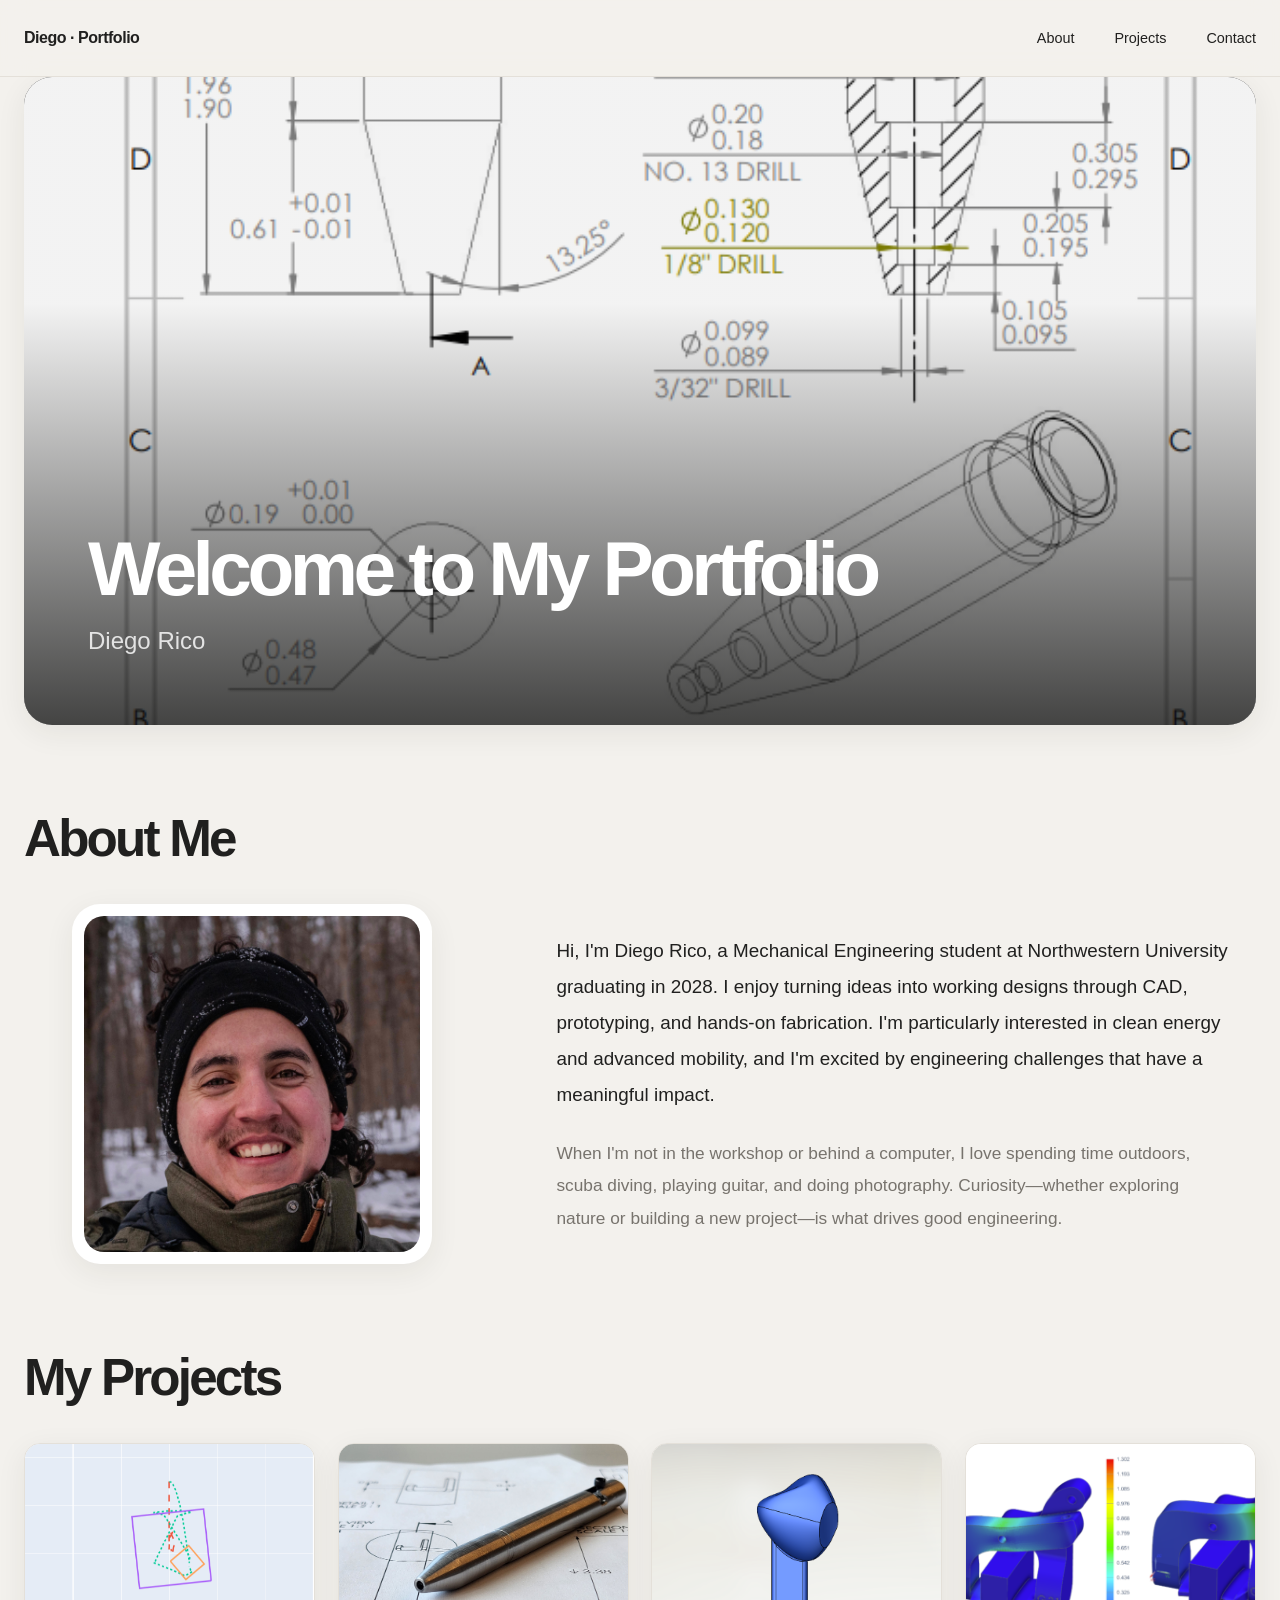
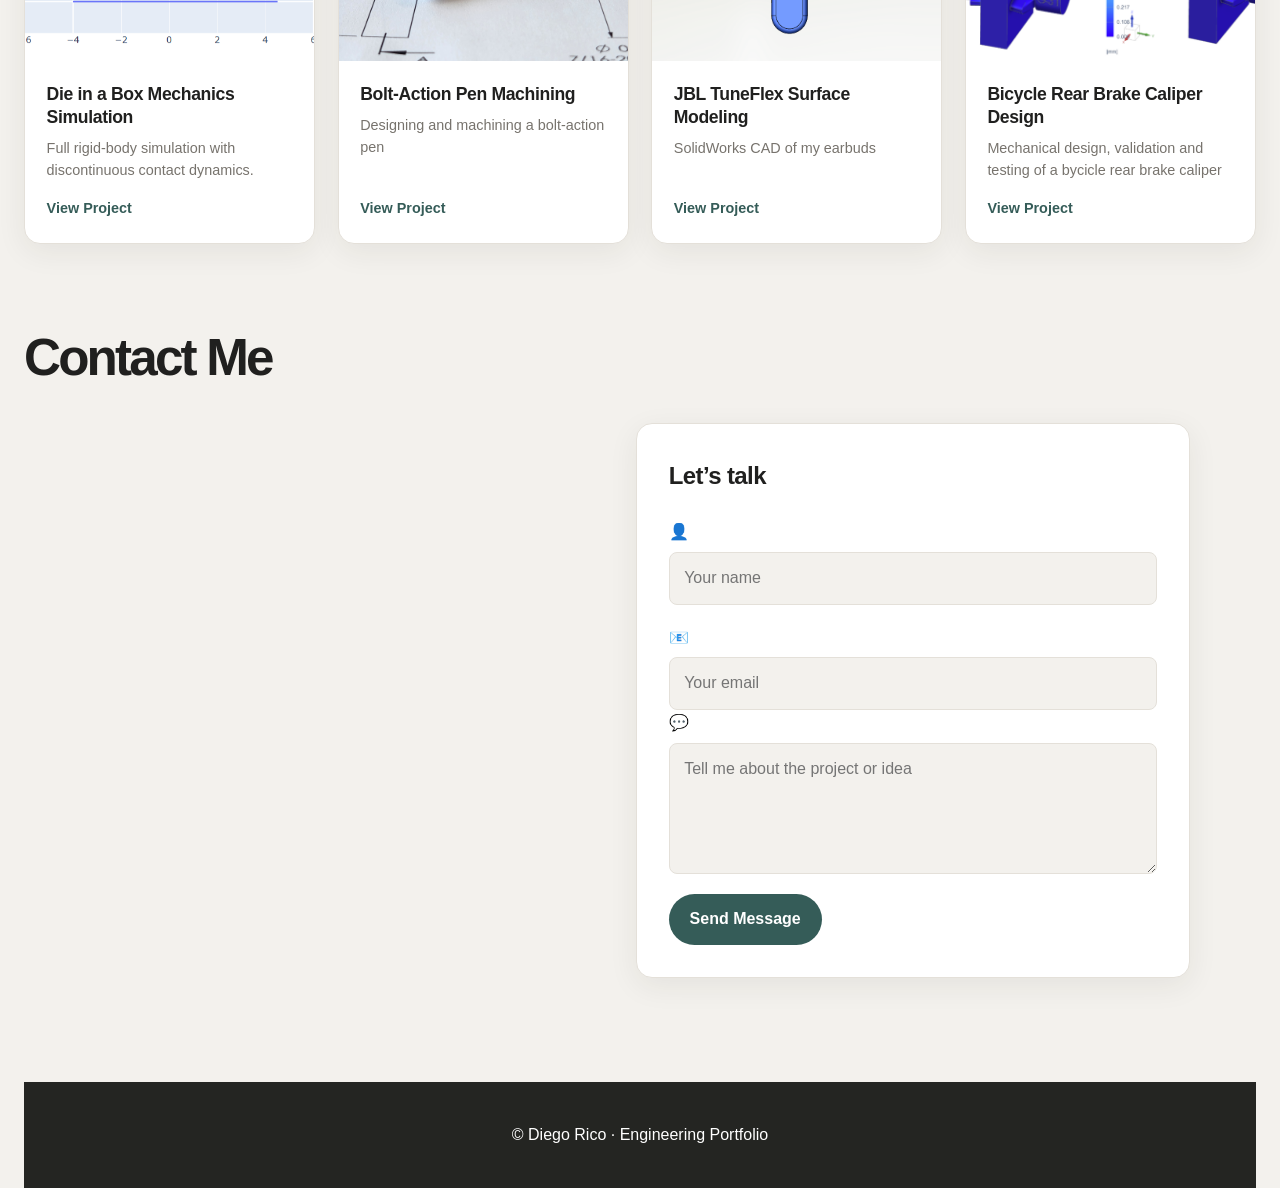
<file: index.html>
<!DOCTYPE html>
<html lang="en" data-theme="light">
<head>
  <meta charset="UTF-8">
  <meta name="viewport" content="width=device-width, initial-scale=1.0">
  <meta name="description" content="Diego Rico – Mechanical Engineering Portfolio">
  <title>Diego Rico · Portfolio</title>

  <!-- Core styles -->
  <link rel="stylesheet" href="styles.css">
</head>

<body>
  <!-- HEADER -->
  <header class="site-header">
    <nav class="site-nav">
      <div class="site-nav__brand">Diego · Portfolio</div>

      <ul class="site-nav__links">
        <li><a href="#about">About</a></li>
        <li><a href="#projects">Projects</a></li>
        <li><a href="#contact">Contact</a></li>
      </ul>
    </nav>
  </header>

  <main>

    <!-- HERO (IMAGE BACKGROUND) -->
    <section class="hero hero-video">
      <img src="images/pen/backdrop (2).png" alt="Portfolio backdrop" class="hero-video__media">

      <div class="hero-video__overlay">
        <h1 class="hero-title">Welcome to My Portfolio</h1>
        <p class="hero-subtitle2">Diego Rico</p>

        <!-- <a href="#projects" class="btn-primary" style="text-decoration:none;">
          View My Projects
        </a> -->
      </div>
    </section>

    <!-- ABOUT -->
    <section id="about">
      <h2 class="section-title">About Me</h2>

      <div class="about-content">
        <div class="profile-pic">
          <img src="images/avatar.jpg" alt="Profile Picture">
        </div>

        <div class="bio">
          <p>
            Hi, I'm Diego Rico, a Mechanical Engineering student at Northwestern University graduating in 2028. 
            I enjoy turning ideas into working designs through CAD, prototyping, and hands-on fabrication. I'm 
            particularly interested in clean energy and advanced mobility, and I'm excited by engineering 
            challenges that have a meaningful impact.
          </p>
          <p>
            When I'm not in the workshop or behind a computer, I love spending time outdoors, scuba diving, 
            playing guitar, and doing photography. Curiosity—whether exploring nature or building 
            a new project—is what drives good engineering.          
          </p>
        </div>
      </div>
    </section>

 <!-- PROJECTS -->
    <section id="projects">
      <h2 class="section-title">My Projects</h2>

      <div class="projects-grid">

        <article class="card">
          <img src="images/dice_in_box_cover.png" alt="Dice in Box Simulation">
          <h3>Die in a Box Mechanics Simulation</h3>
          <p>Full rigid-body simulation with discontinuous contact dynamics.</p>
          <a href="project1.html">View Project</a>
        </article>
        
        <article class="card">
          <img src="images/pen/pen2.jpg" alt="Pen Machining">
          <h3>Bolt-Action Pen Machining</h3>
          <p>Designing and machining a bolt-action pen</p>
          <a href="pen.html">View Project</a>
        </article>

        <article class="card">
          <img src="images/project2/project2_cover.png" alt="Earbuds CAD">
          <h3>JBL TuneFlex Surface Modeling</h3>
          <p>SolidWorks CAD of my earbuds</p>
          <a href="project2.html">View Project</a>
        </article>

        <article class="card">
          <img src="images/brake_caliper/final_FEA.png" alt="Brake Caliper Mechanical Design">
          <h3>Bicycle Rear Brake Caliper Design</h3>
          <p>Mechanical design, validation and testing of a bycicle rear brake caliper</p>
          <a href="brake_caliper.html">View Project</a>
        </article>

      </div>
    </section>


    <!-- CONTACT -->
     <!-- CONTACT -->
    <section id="contact">
      <h3 class="section-title">Contact Me</h3>
      <div class="contact-form">
        <!-- SVG illustration -->
        <svg xmlns="http://www.w3.org/2000/svg" viewBox="0 0 790 563" fill="none">
          <!-- (SVG content truncated for brevity; keep your full original here) -->
        </svg>

        <!-- Contact form -->
         <form
            action="https://formspree.io/f/xpqvqgnn"
            method="POST"
          >
          <h3 class="title">Let’s talk</h3>
            <label>
            <div class="form-group">
              <span class="icon">👤</span>
              <input class="form-control" type="text" name="name" placeholder="Your name">
            </div>
            </label>
            <label>
            <span class="icon">📧</span>
            <input class="form-control" type="email" name="email" placeholder="Your email">
            </label>
            <label>
              <div class="form-group">
                <span class="icon">💬</span>
                <textarea class="form-control" name="message" rows="4"
                          placeholder="Tell me about the project or idea"></textarea>
              </div>            </label>
            <!-- your other form fields go here -->
            <button class="btn-primary" type="submit">Send Message</button>
          </form>
        <!-- <form>
          <h3 class="title">Let’s talk</h3>

          <div class="form-group">
            <span class="icon">👤</span>
            <input class="form-control" type="text" name="name" placeholder="Your name">
          </div>

          <div class="form-group">
            <span class="icon">📧</span>
            <input class="form-control" type="email" name="email" placeholder="Your email">
          </div>

          <div class="form-group">
            <span class="icon">💬</span>
            <textarea class="form-control" name="message" rows="4"
                      placeholder="Tell me about the project or idea"></textarea>
          </div>

          <button class="btn-primary" type="submit">Send Message</button>
        </form> -->
      </div>
    </section>
    
  <!-- FOOTER -->
  <footer>
    <p>&copy; <span id="year"></span> Diego Rico · Engineering Portfolio</p>
  </footer>

  <!-- Theme toggle + year -->
  <script>
    const root = document.documentElement;
    const toggle = document.querySelector('.theme-toggle');
    toggle.addEventListener('click', () => {
      const current = root.getAttribute('data-theme') || 'light';
      root.setAttribute('data-theme', current === 'light' ? 'dark' : 'light');
    });
    document.getElementById('year').textContent = new Date().getFullYear();
  </script>

</body>
</html>
</file>
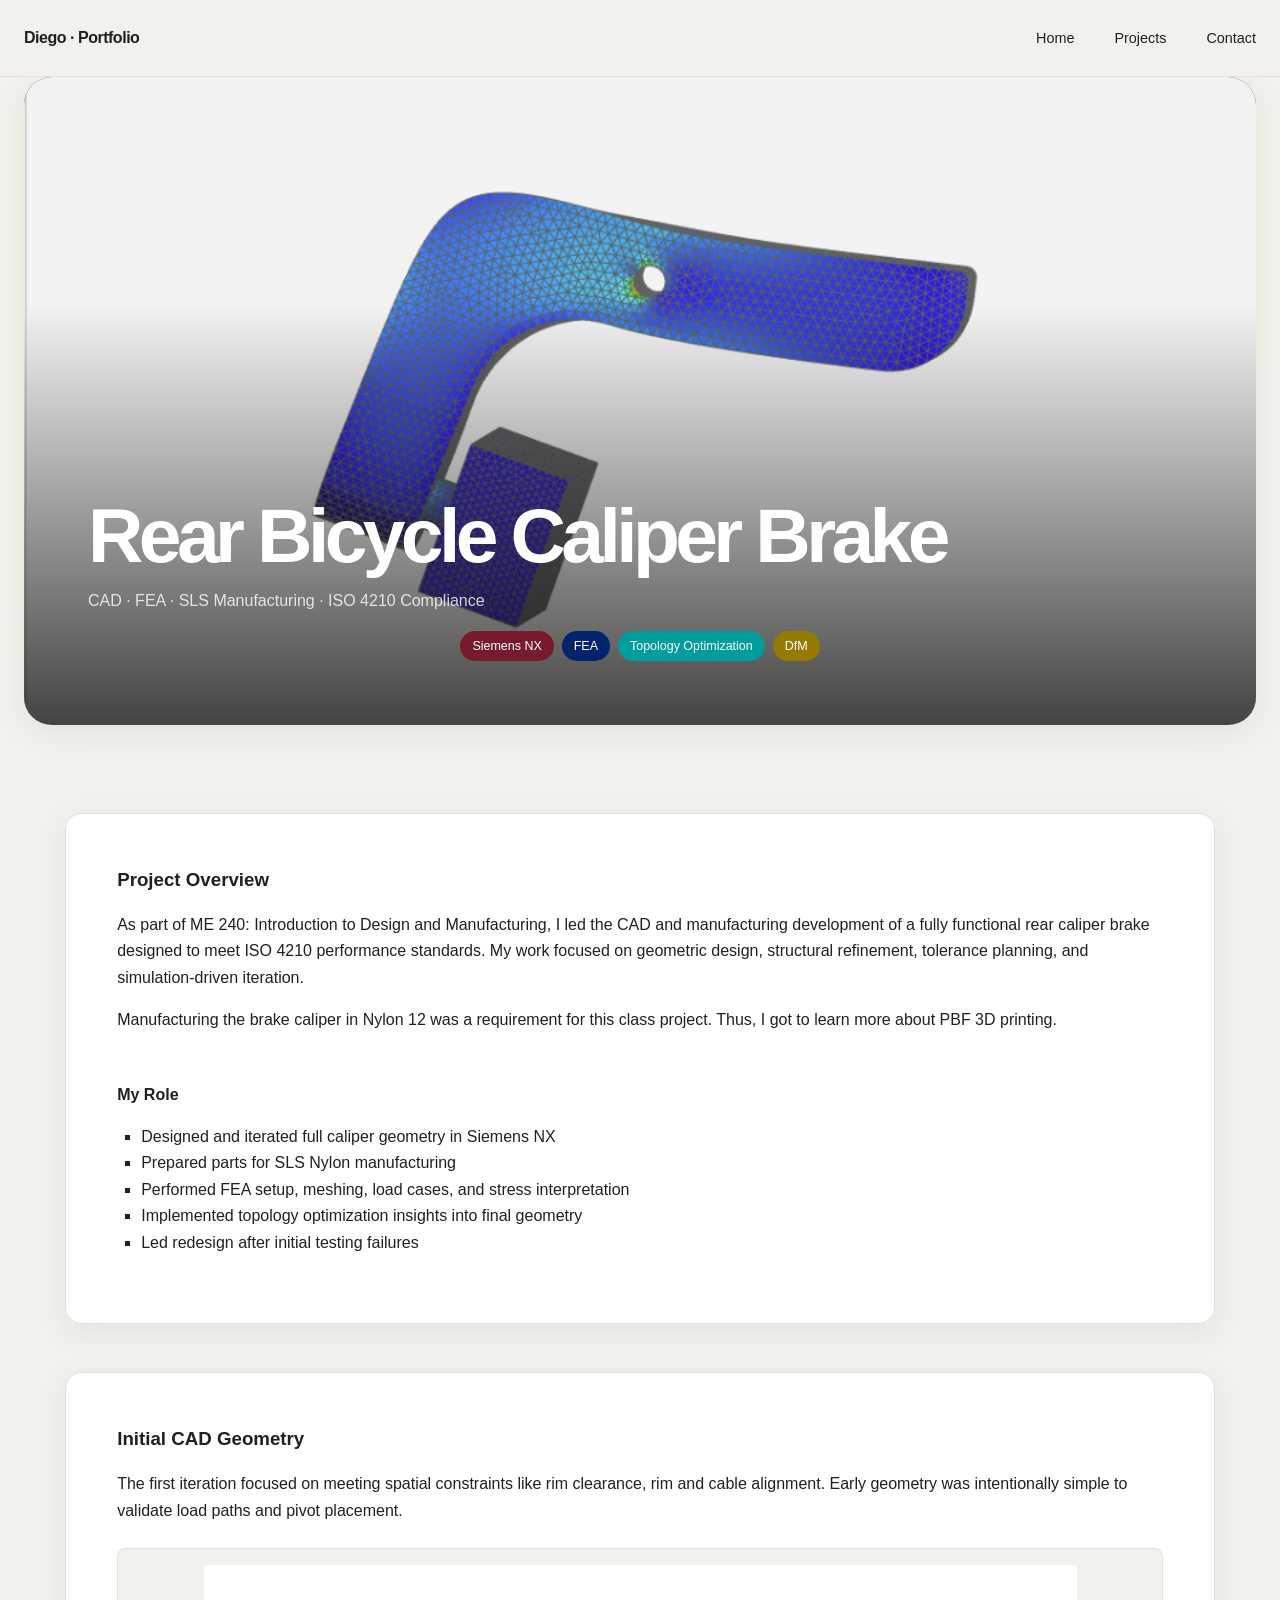
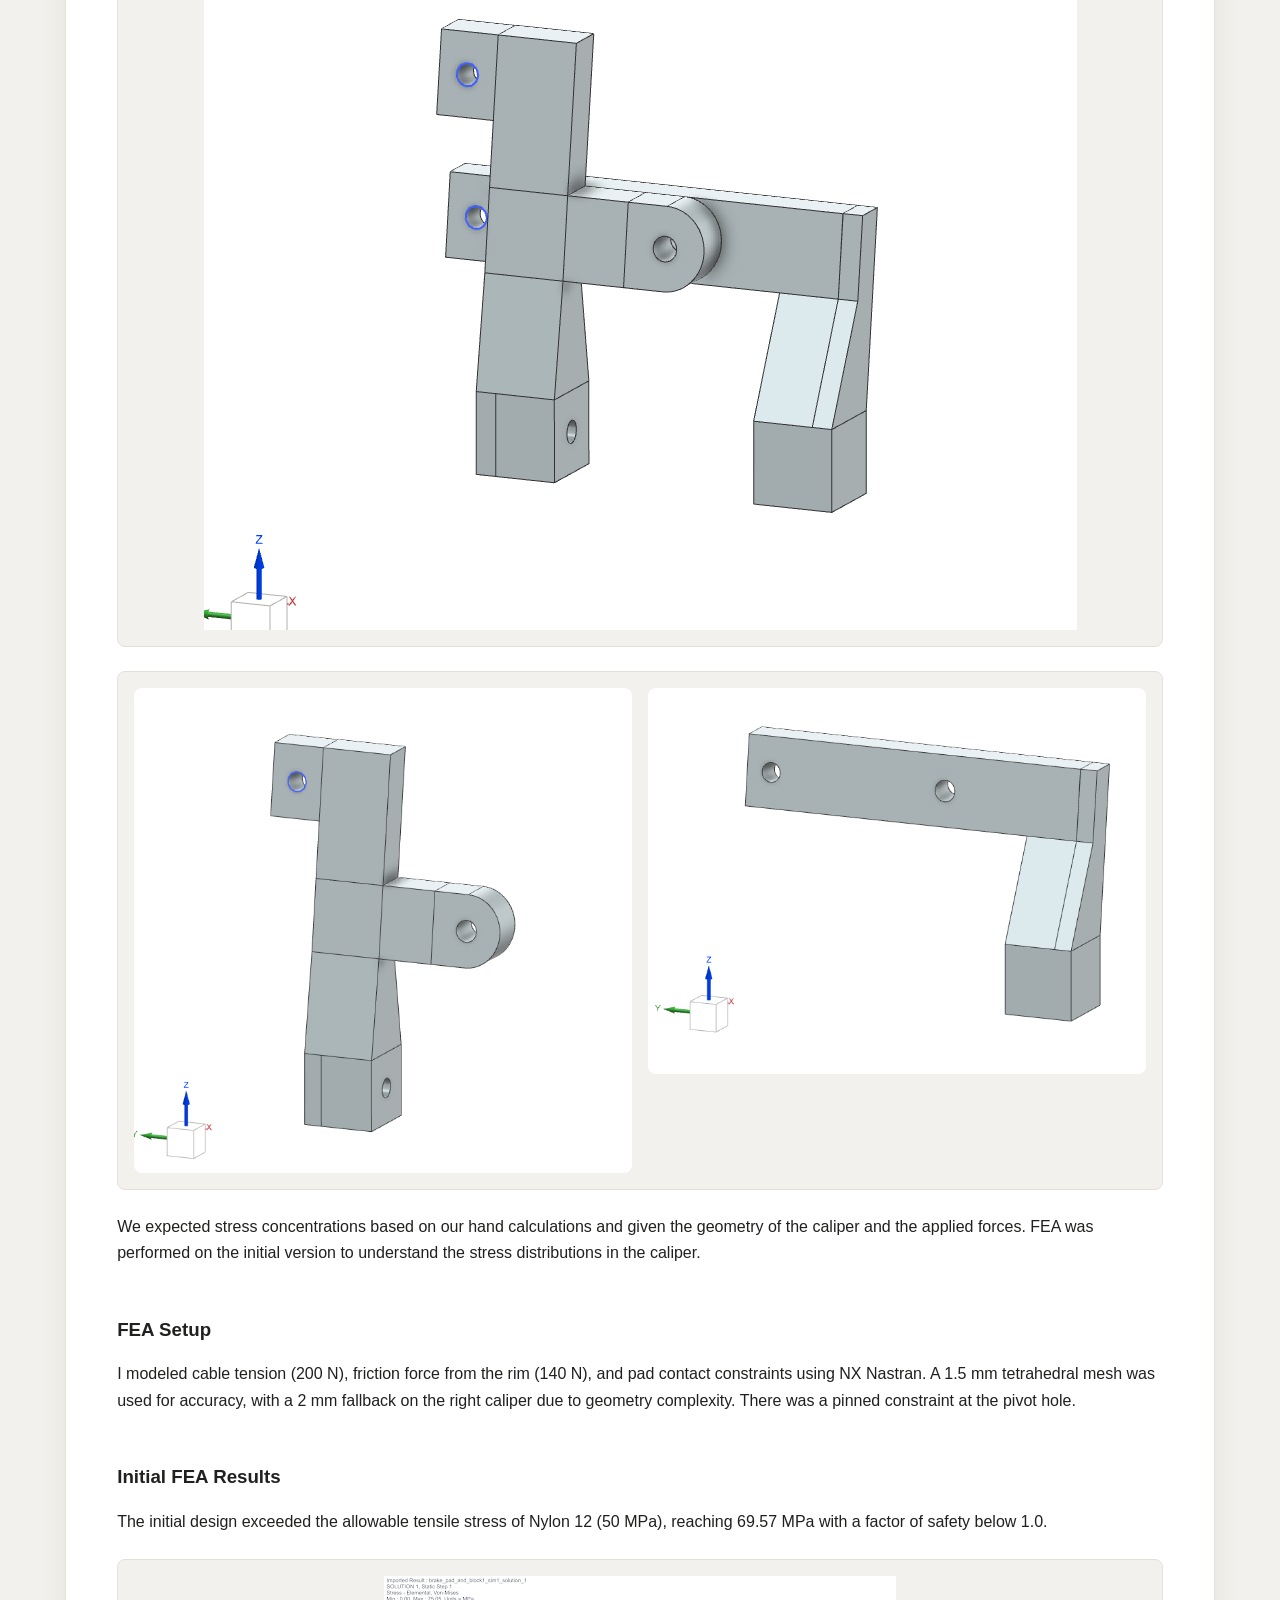
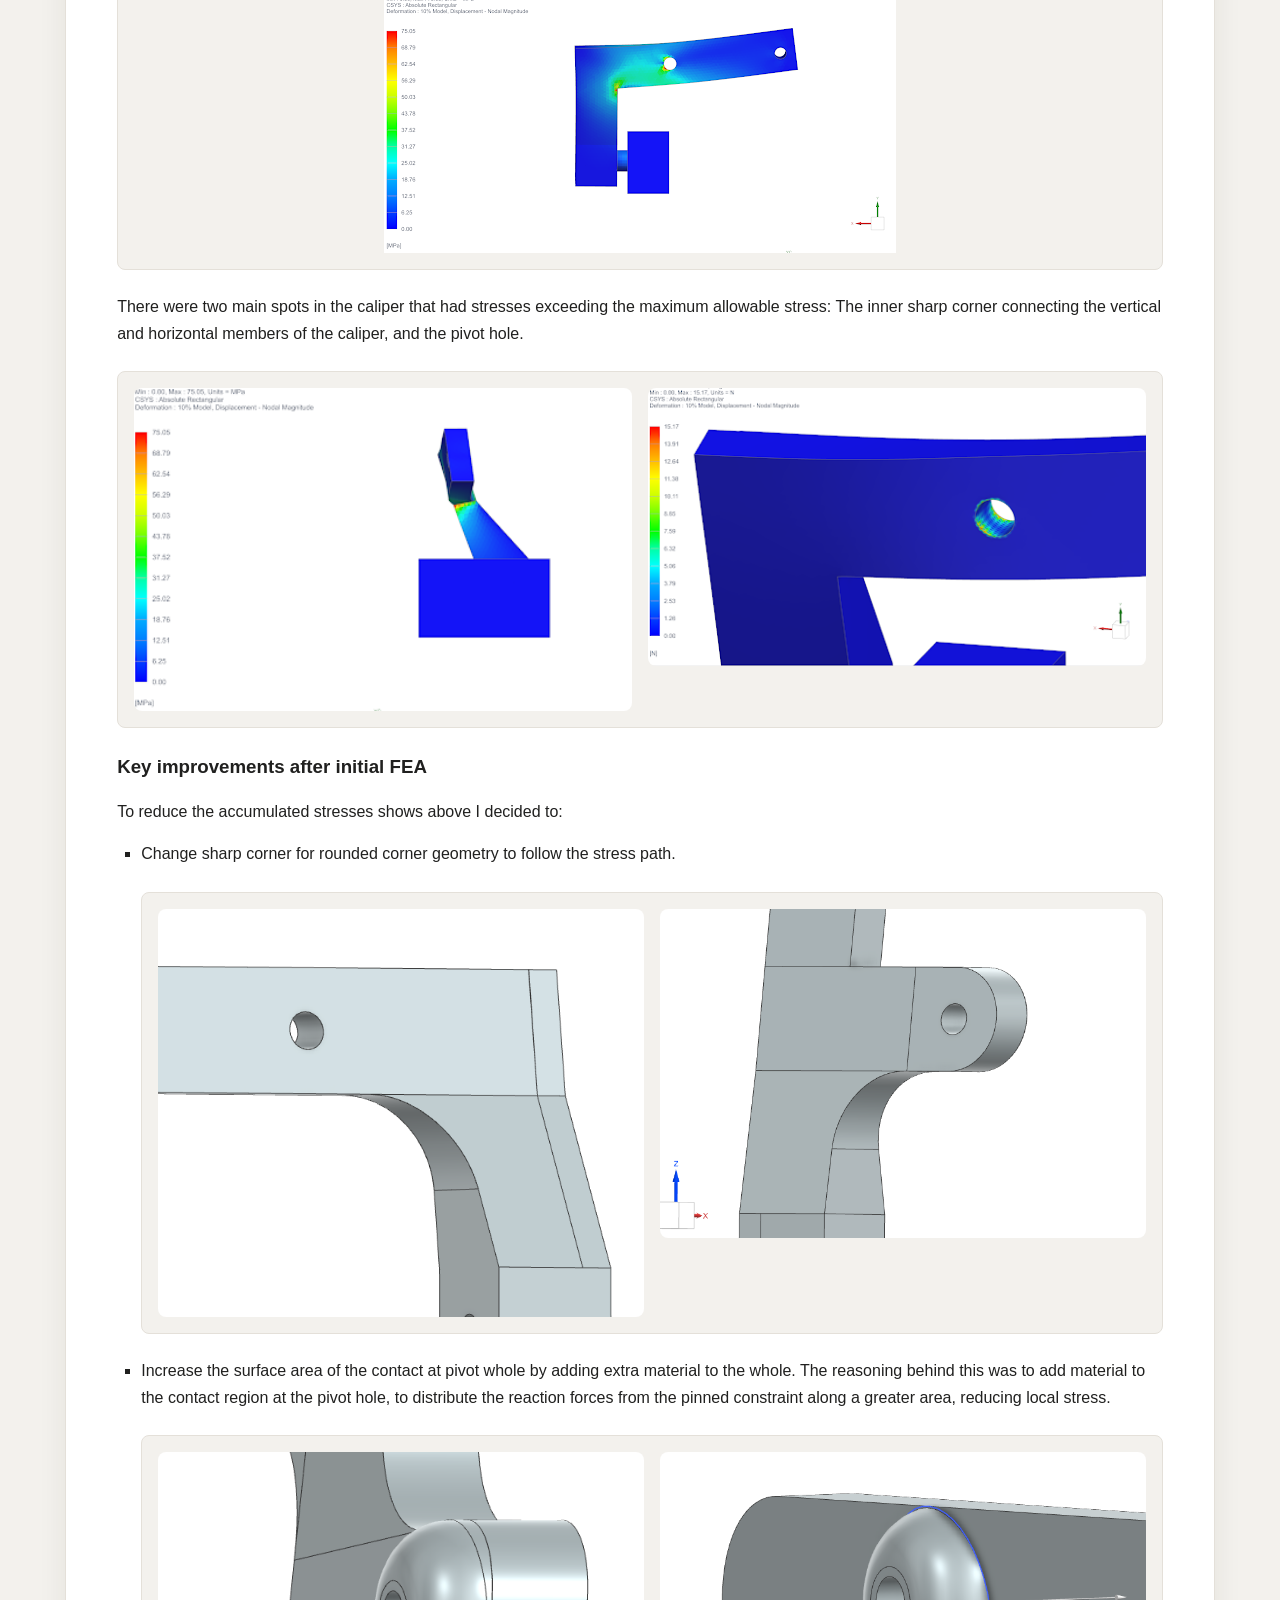
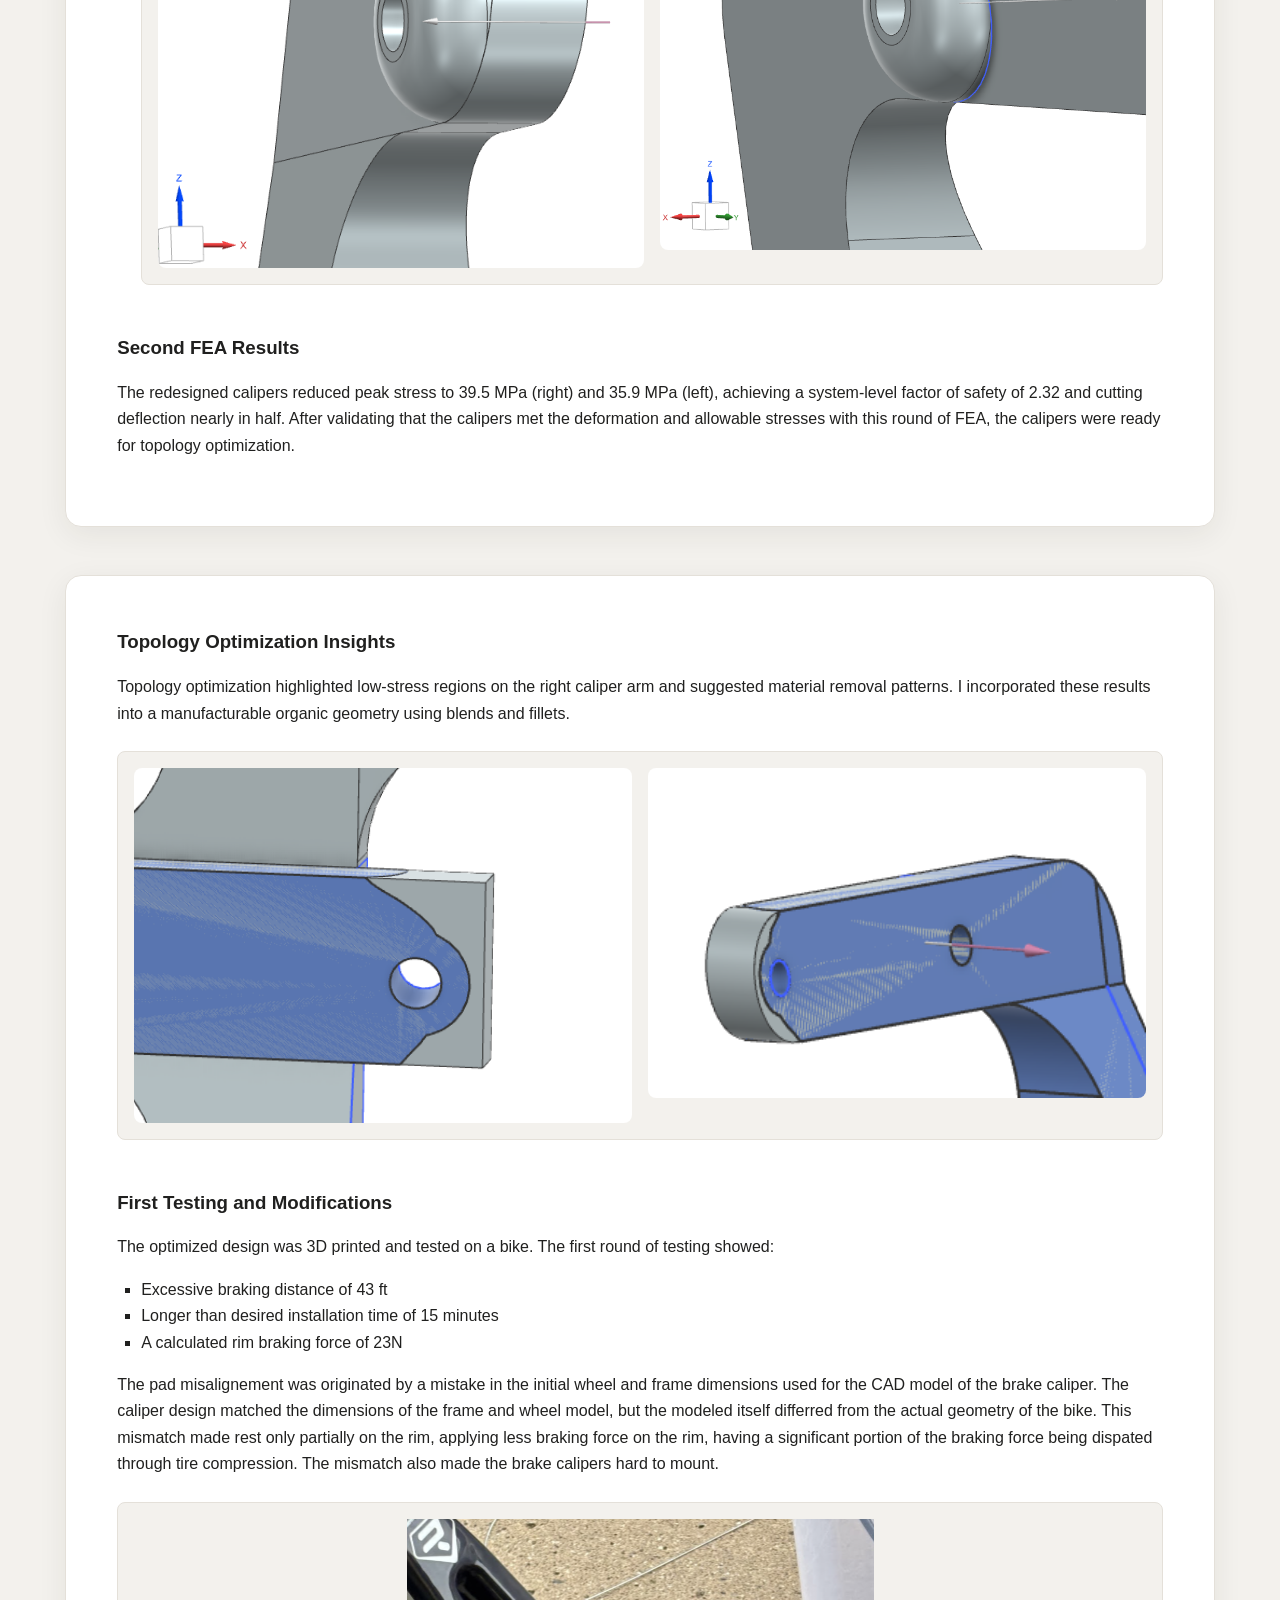
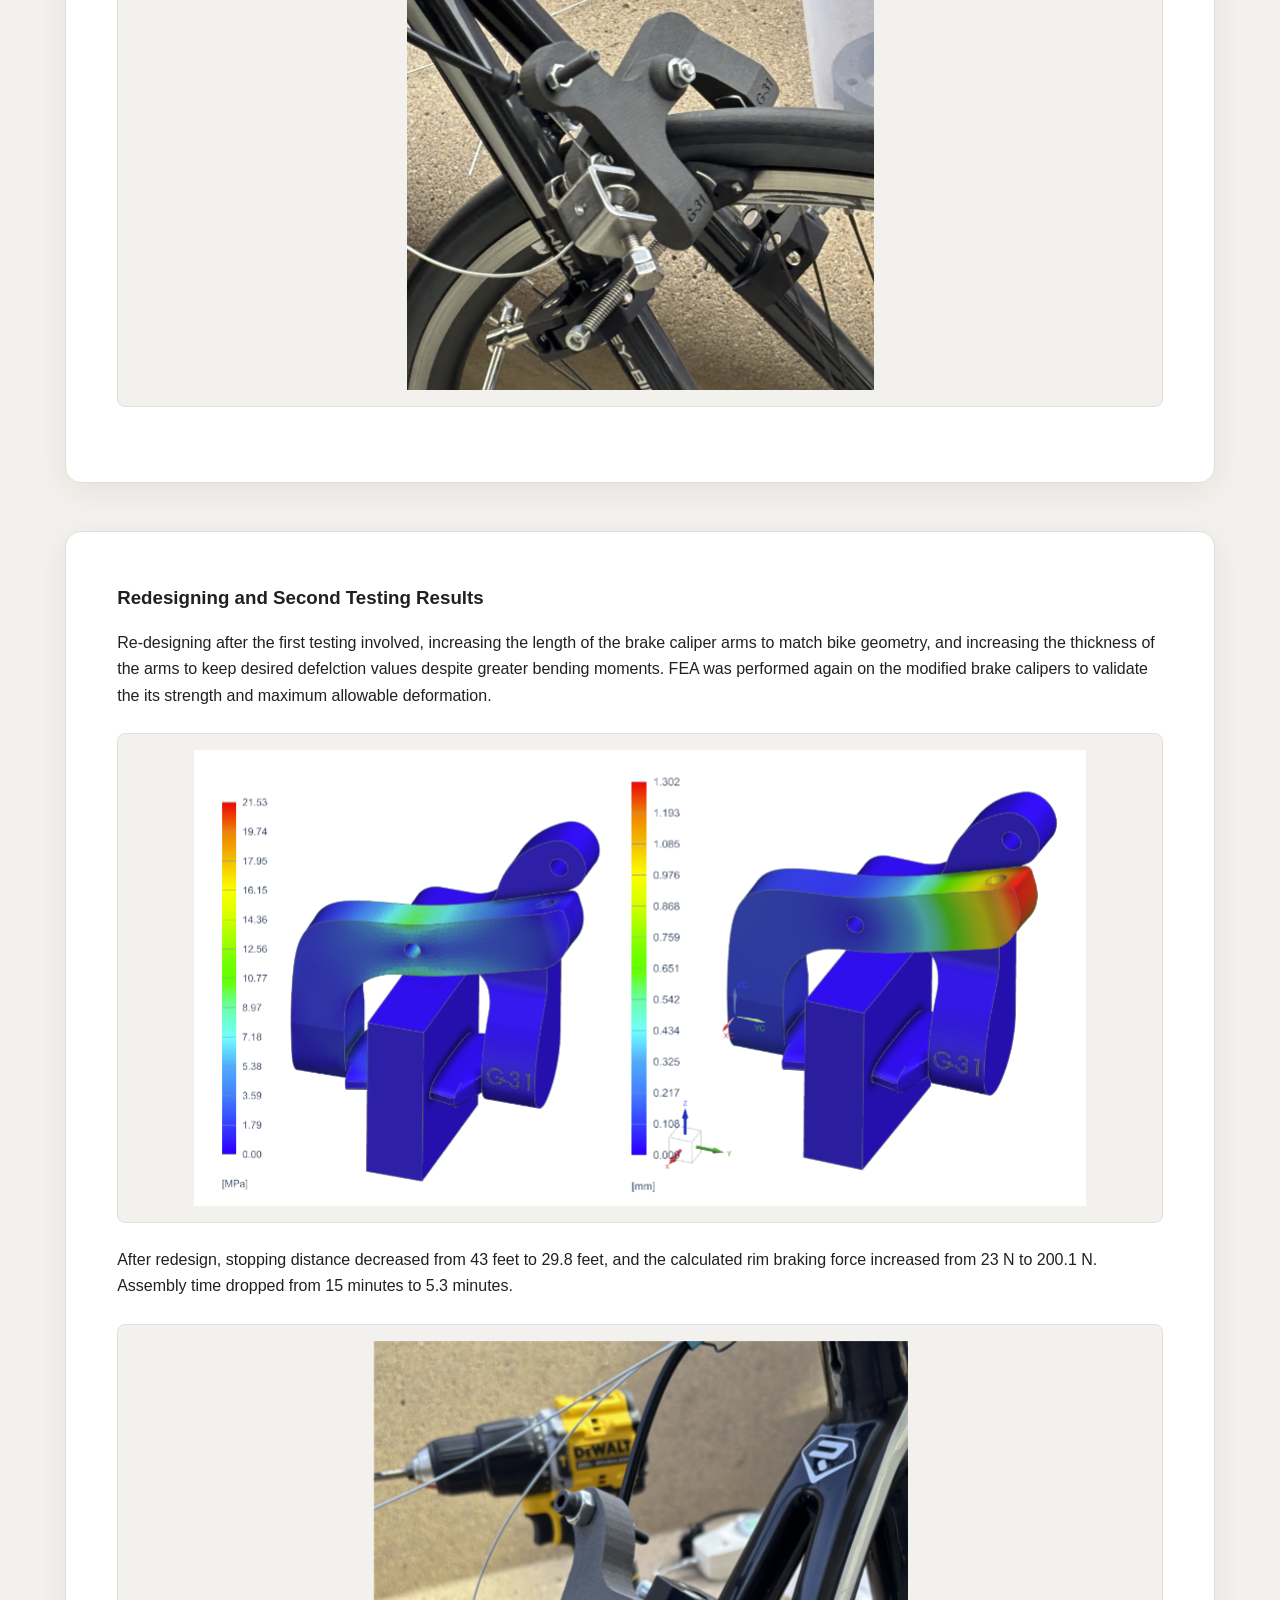
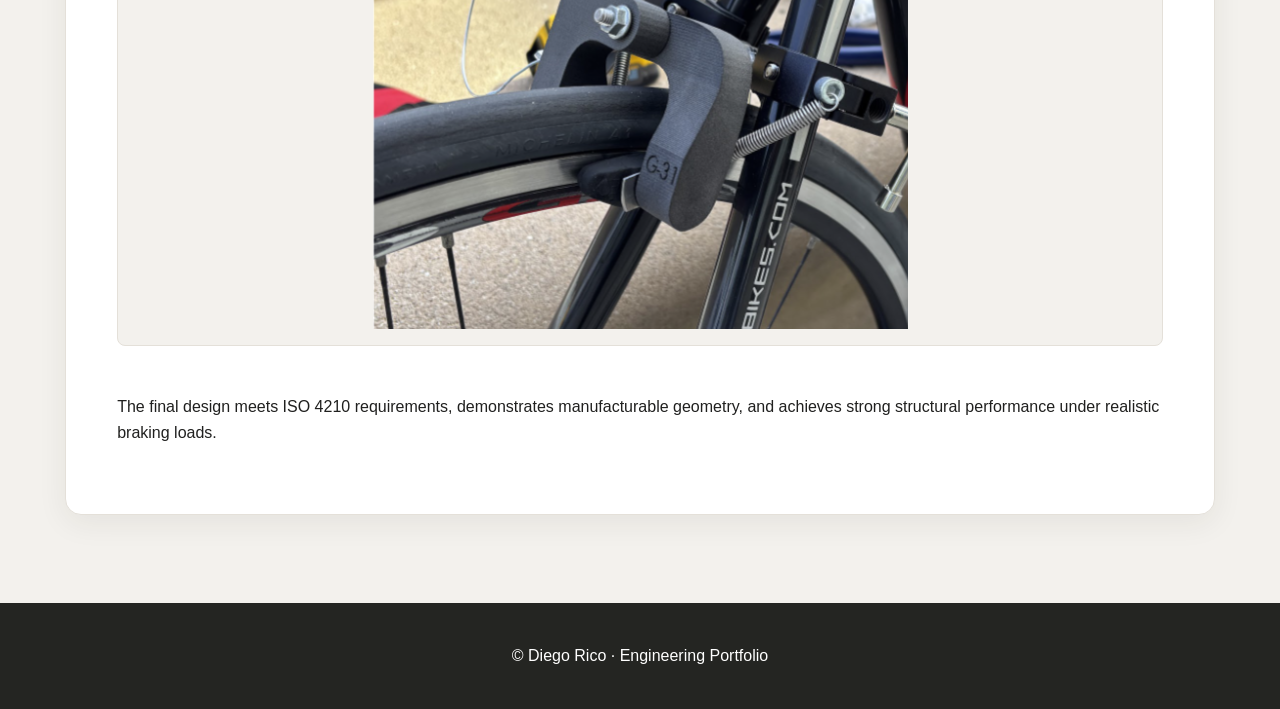
<file: brake_caliper.html>
<!DOCTYPE html>
<html lang="en" data-theme="light">
<head>
  <meta charset="UTF-8">
  <meta name="viewport" content="width=device-width, initial-scale=1.0">
  <title>Bicycle Caliper Brake Design · Diego Rico</title>
  <link rel="stylesheet" href="styles.css">
</head>

<body>

  <!-- HEADER -->
  <header class="site-header">
    <nav class="site-nav">
      <div class="site-nav__brand">Diego · Portfolio</div>

      <ul class="site-nav__links">
        <li><a href="index.html">Home</a></li>
        <li><a href="index.html#projects">Projects</a></li>
        <li><a href="index.html#contact">Contact</a></li>
      </ul>
    </nav>
  </header>

  <main>

    <!-- HERO -->
    <section class="hero hero-video">
      <img src="images/brake_caliper/FEA3.png" class="hero-video__media">

      <div class="hero-video__overlay">
        <h1 class="hero-title">Rear Bicycle Caliper Brake</h1>
        <p class="hero-subtitle">CAD · FEA · SLS Manufacturing · ISO 4210 Compliance</p>

        <div class="tech-badges">
          <span class="badge badge-nx">Siemens NX</span>
          <span class="badge badge-fea">FEA</span>
          <span class="badge badge-python">Topology Optimization</span>
          <span class="badge badge-mech">DfM</span>
        </div>
      </div>
    </section>

    <!-- OVERVIEW -->
    <section id="overview" class="case-study">
      <div class="case-section">
        <h3>Project Overview</h3>
        <p>
          As part of ME 240: Introduction to Design and Manufacturing, I led the CAD and 
          manufacturing development of a fully functional rear caliper brake designed to meet 
          ISO 4210 performance standards. My work focused on geometric design, structural 
          refinement, tolerance planning, and simulation-driven iteration. 
        </p>
        <p>
          Manufacturing the brake caliper in Nylon 12 was a requirement for this class project.
          Thus, I got to learn more about PBF 3D printing.
        </p>
      </div>

      <div class="case-section">
        <h4>My Role</h4>
        <ul class="bullet-list">
          <li>Designed and iterated full caliper geometry in Siemens NX</li>
          <li>Prepared parts for SLS Nylon manufacturing</li>
          <li>Performed FEA setup, meshing, load cases, and stress interpretation</li>
          <li>Implemented topology optimization insights into final geometry</li>
          <li>Led redesign after initial testing failures</li>
        </ul>
      </div>
    </section>

    <!-- CAD DEVELOPMENT -->
    <section id="cad" class="case-study">

      <div class="case-section">
        <h3>Initial CAD Geometry</h3>
        <p>
          The first iteration focused on meeting spatial constraints like rim clearance, rim and cable 
          alignment. Early geometry was intentionally simple to validate load paths and pivot 
          placement.
        </p>

        <div class="figure-placeholder">
            <img src="images/brake_caliper/v1_both.png">
        </div>
        <div class="figure-placeholder flex-row">
          <img src="images/brake_caliper/v1_left.png">
          <img src="images/brake_caliper/v1_right.png">
        </div>
        <p>We expected stress concentrations based on our hand calculations and given the geometry of the caliper and the applied forces. FEA was performed on the initial version to understand the stress distributions in the caliper.</p>
      </div>

      <div class="case-section">
        <h3>FEA Setup</h3>
        <p>
          I modeled cable tension (200 N), friction force from the rim (140 N), and pad contact constraints using 
          NX Nastran. A 1.5 mm tetrahedral mesh was used for accuracy, with a 2 mm fallback on the 
          right caliper due to geometry complexity. There was a pinned constraint at the pivot hole.
        </p>

        <!-- <div class="figure-placeholder">
          <img src="images/caliper/fea_setup.png">
        </div> -->
      </div>

      <div class="case-section">
        <h3>Initial FEA Results</h3>
        <p>
          The initial design exceeded the allowable tensile stress of Nylon 12 (50 MPa), reaching 
          69.57 MPa with a factor of safety below 1.0.
        </p>

        <div class="figure-placeholder">
          <img src="images/brake_caliper/v1_FEA.png">
        </div>
        <p>There were two main spots in the caliper that had stresses exceeding the maximum allowable stress: The inner sharp corner connecting the vertical and horizontal members of the caliper, and the pivot hole.</p>
        <div class="figure-placeholder flex-row">
          <img src="images/brake_caliper/v1_FEA2copy.png">
          <img src="images/brake_caliper/reaction_forces.png">
        </div>
        <h3>Key improvements after initial FEA</h3>
        <p>To reduce the accumulated stresses shows above I decided to:</p>
        <ul class="bullet-list">
          <li>Change sharp corner for rounded corner geometry to follow the stress path.</li>
          <div class="figure-placeholder flex-row">
            <img src="images/brake_caliper/curvy_fix_right.png">
            <img src="images/brake_caliper/curvy_fix_left.png">
        </div>
          <li>Increase the surface area of the contact at pivot whole by adding extra material to the whole. The reasoning behind this was to add material to the contact region at the pivot hole, to distribute the reaction forces from the pinned constraint along a greater area, reducing local stress.</li>
          <div class="figure-placeholder flex-row">
            <img src="images/brake_caliper/bulb_left.png">
            <img src="images/brake_caliper/bulb_right.png">
        </div>
        </ul>

      </div>

      <div class="case-section">
        <h3>Second FEA Results</h3>
        <p>
          The redesigned calipers reduced peak stress to 39.5 MPa (right) and 35.9 MPa (left), 
          achieving a system‑level factor of safety of 2.32 and cutting deflection nearly in half.
          After validating that the calipers met the deformation and allowable stresses with this
          round of FEA, the calipers were ready for topology optimization.
        </p>
    </section>

    <!-- FEA ANALYSIS -->
    <section id="fea" class="case-study">
      </div>
          <div class="case-section">
        <h3>Topology Optimization Insights</h3>
        <p>
          Topology optimization highlighted low‑stress regions on the right caliper arm and 
          suggested material removal patterns. I incorporated these results into a manufacturable 
          organic geometry using blends and fillets.
        </p>

        <div class="figure-placeholder flex-row">
          <img src="images/brake_caliper/Topology_opt1.png">
          <img src="images/brake_caliper/Topology_opt2.png">
        </div>
      </div>

      <div class="case-section">
        <h3>First Testing and Modifications</h3>
        <p>
          The optimized design was 3D printed and tested on a bike. The first round of testing showed:
        </p>
        <ul class="bullet-list">
          <li>Excessive braking distance of 43 ft</li>
          <li>Longer than desired installation time of 15 minutes</li>
          <li>A calculated rim braking force of 23N</li>
        </ul>
        <p>
        The pad misalignement was originated by a mistake in the initial wheel and frame dimensions 
        used for the CAD model of the brake caliper. The caliper design matched the dimensions of the 
        frame and wheel model, but the modeled itself differred from the actual geometry of the bike.
        This mismatch made rest only partially on the rim, applying less braking force
        on the rim, having a significant portion of the braking force being dispated through tire 
        compression. The mismatch also made the brake calipers hard to mount.
        </p>

        <div class="figure-placeholder">
          <img src="images/brake_caliper/testing1.png">
        </div>
      </div>
    </section>

    <!-- TESTING -->
    <section id="testing" class="case-study">

      <div class="case-section">
        <h3>Redesigning and Second Testing Results</h3>
        <p>
          Re-designing after the first testing involved, increasing the length of the brake caliper arms to match
          bike geometry, and increasing the thickness of the arms to keep desired defelction values despite
          greater bending moments. FEA was performed again on the modified brake calipers to validate the its strength
          and maximum allowable deformation.
        </p>
        <div class="figure-placeholder">
          <img src="images/brake_caliper/final_FEA.png">
        </div>
        <p>
          After redesign, stopping distance decreased from 43 feet to 29.8 feet, and the calculated rim braking force increased 
          from 23 N to 200.1 N. Assembly time dropped from 15 minutes to 5.3 minutes.
        </p>
        <div class="figure-placeholder">          
          <img src="images/brake_caliper/testing2.png">
        </div>
      </div>
      <p>
          The final design meets ISO 4210 requirements, demonstrates manufacturable geometry, 
          and achieves strong structural performance under realistic braking loads.
      </p>

  </main>

  <!-- FOOTER -->
  <footer>
    <p>&copy; <span id="year"></span> Diego Rico · Engineering Portfolio</p>
  </footer>

  <!-- Theme toggle + year -->
  <script>
    const root = document.documentElement;
    const toggle = document.querySelector('.theme-toggle');
    toggle.addEventListener('click', () => {
      const current = root.getAttribute('data-theme') || 'light';
      root.setAttribute('data-theme', current === 'light' ? 'dark' : 'light');
    });
    document.getElementById('year').textContent = new Date().getFullYear();
  </script>

</body>
</html>
</file>
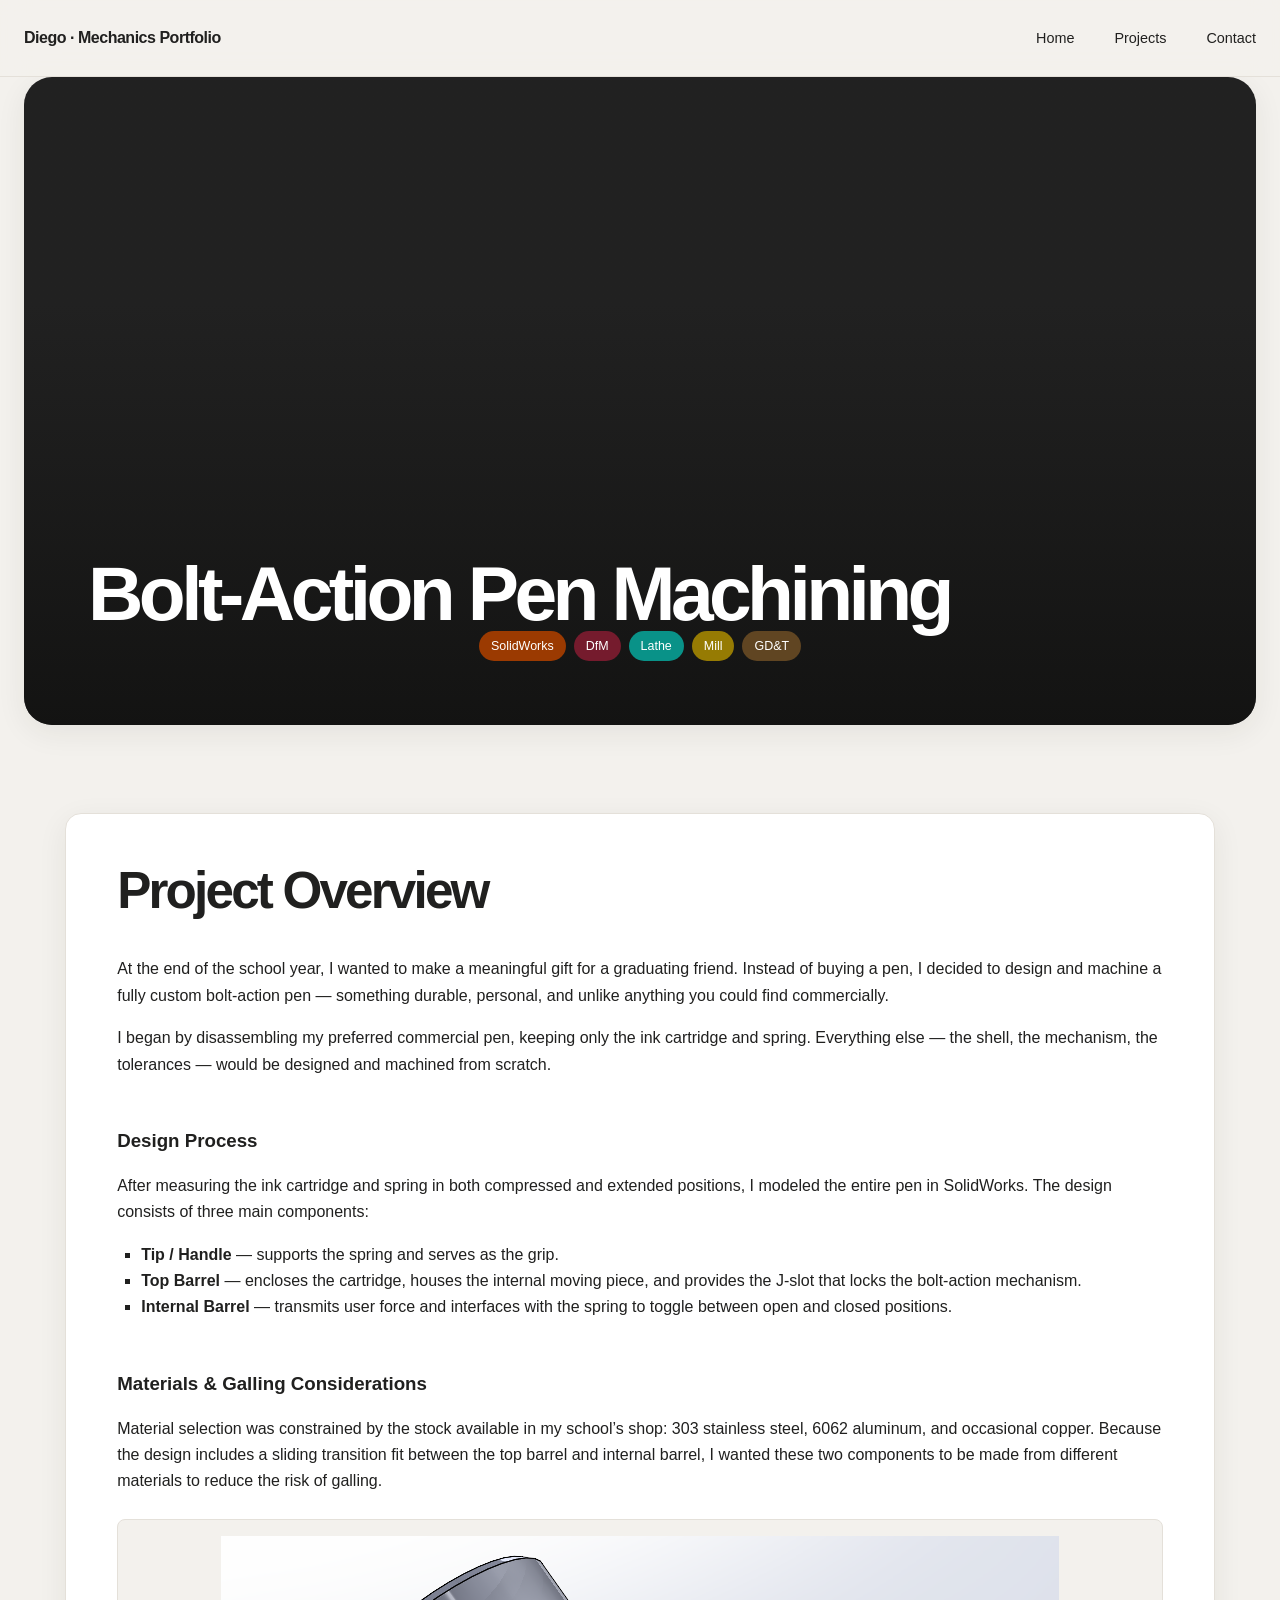
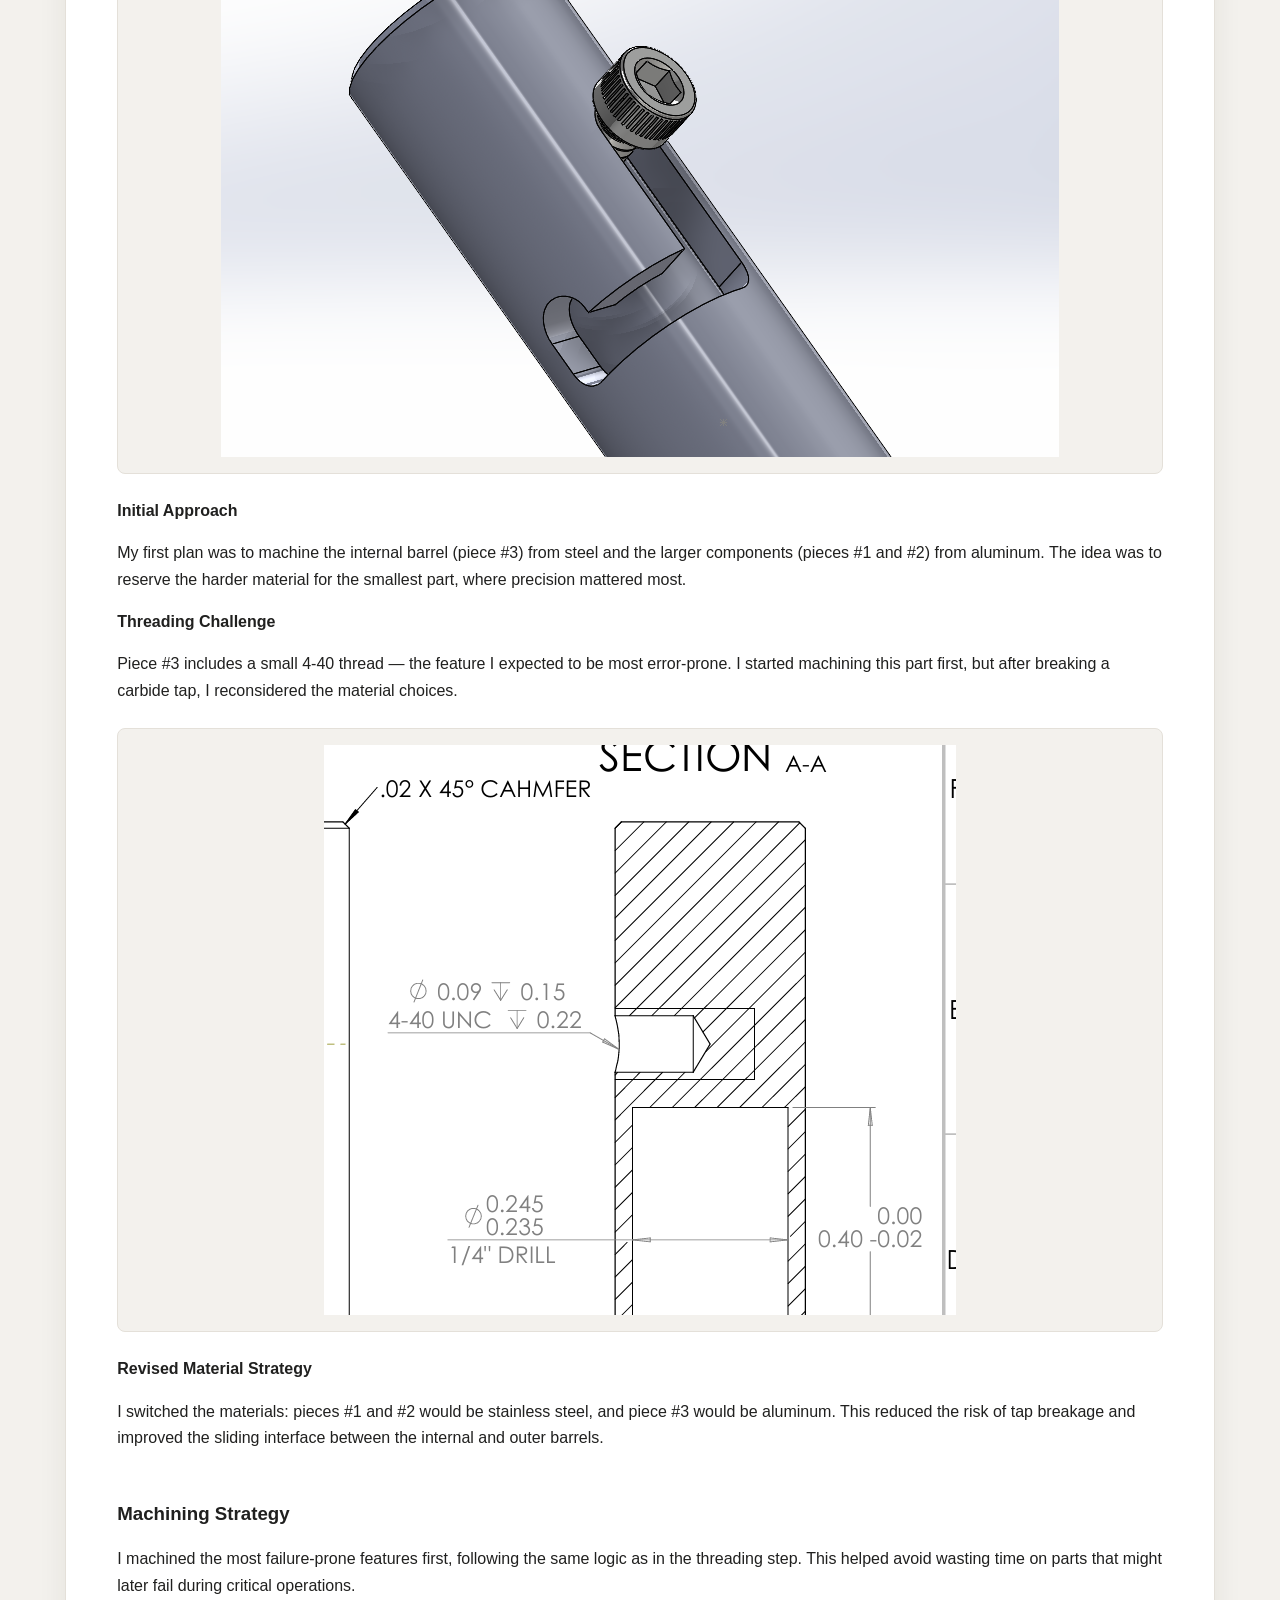
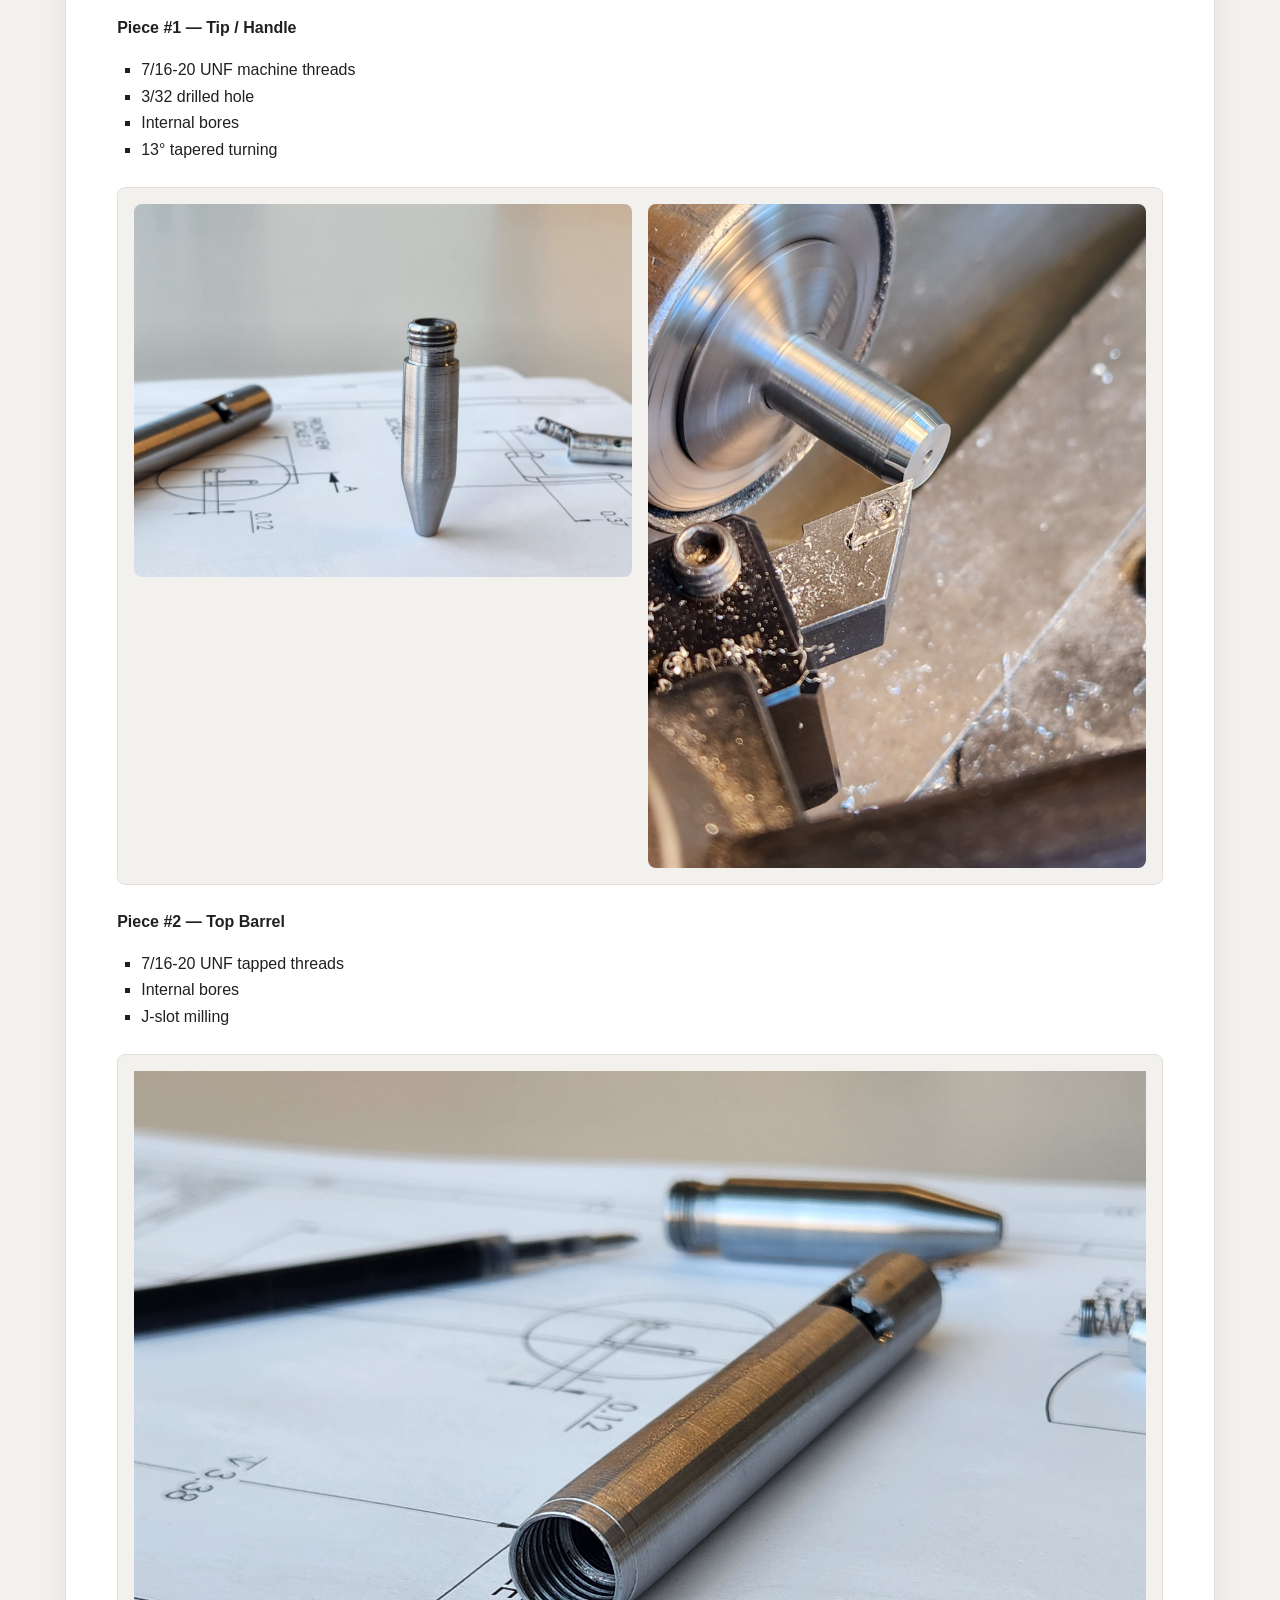
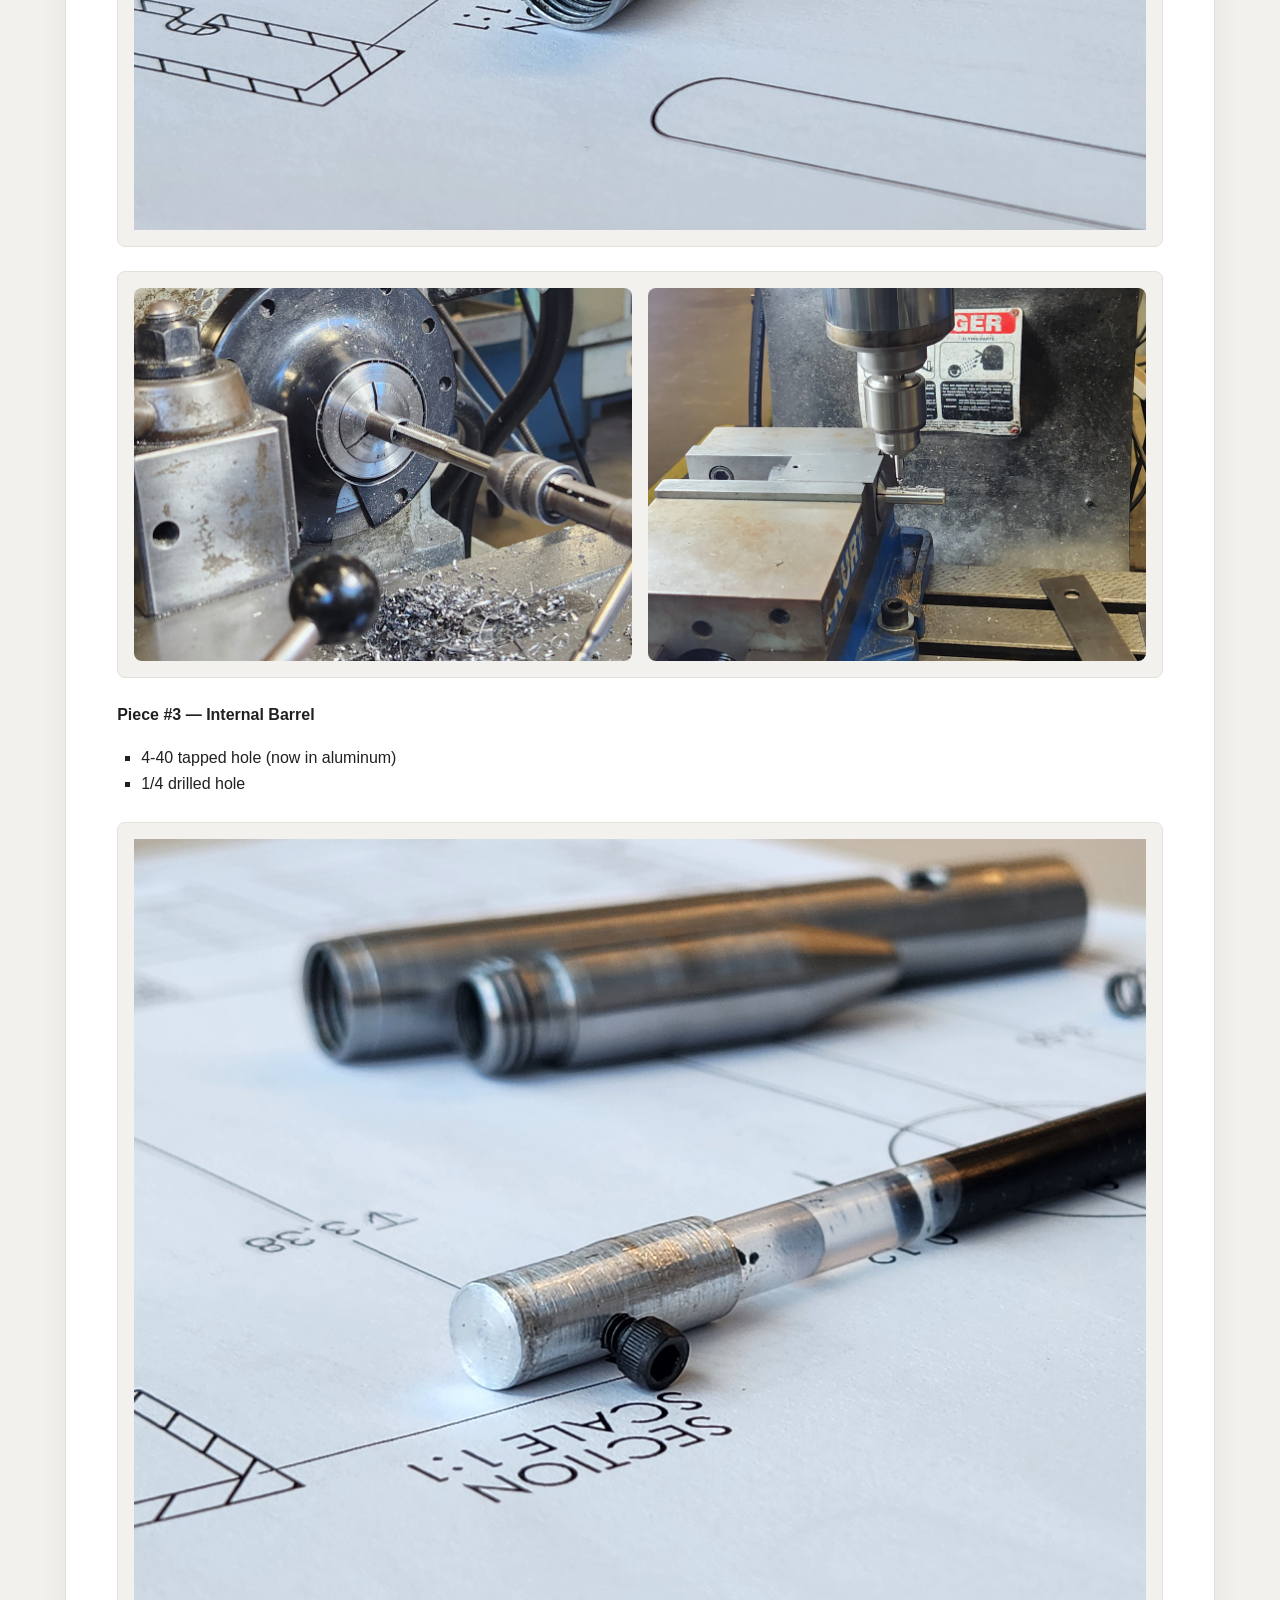
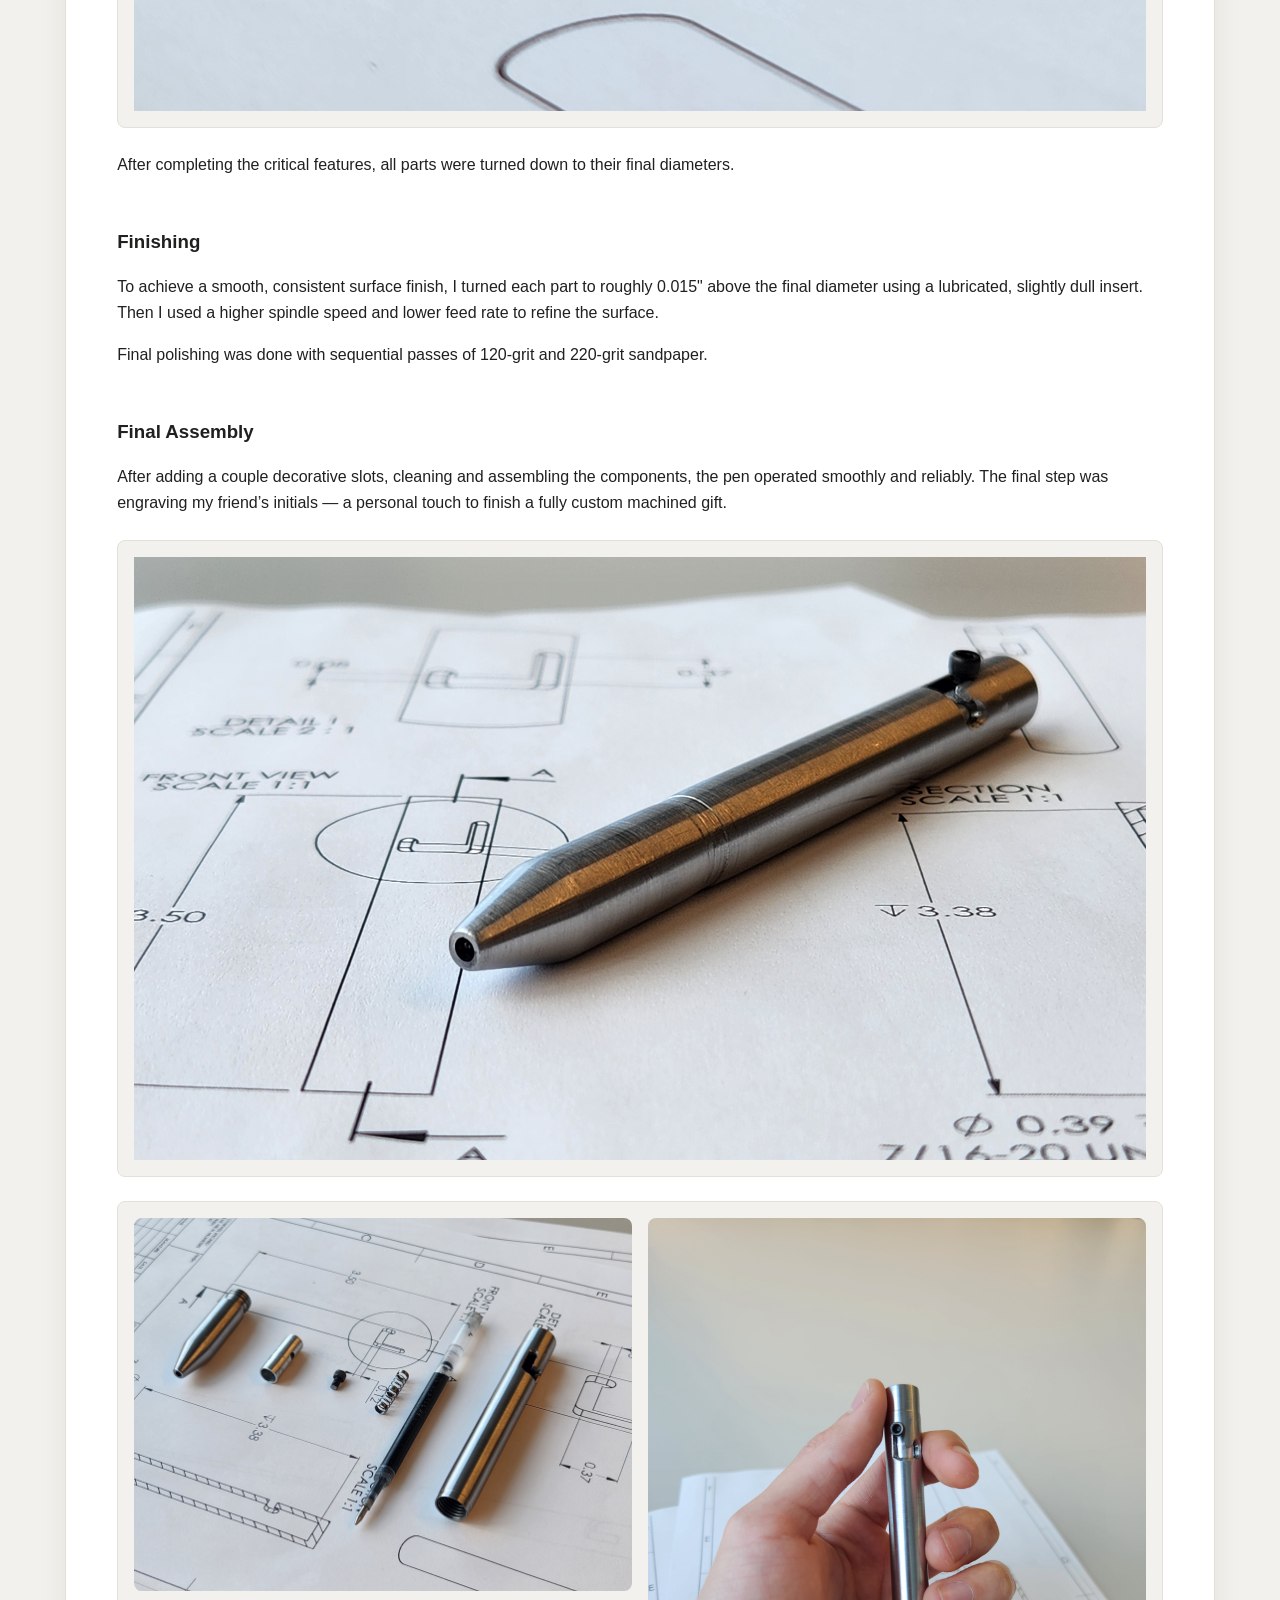
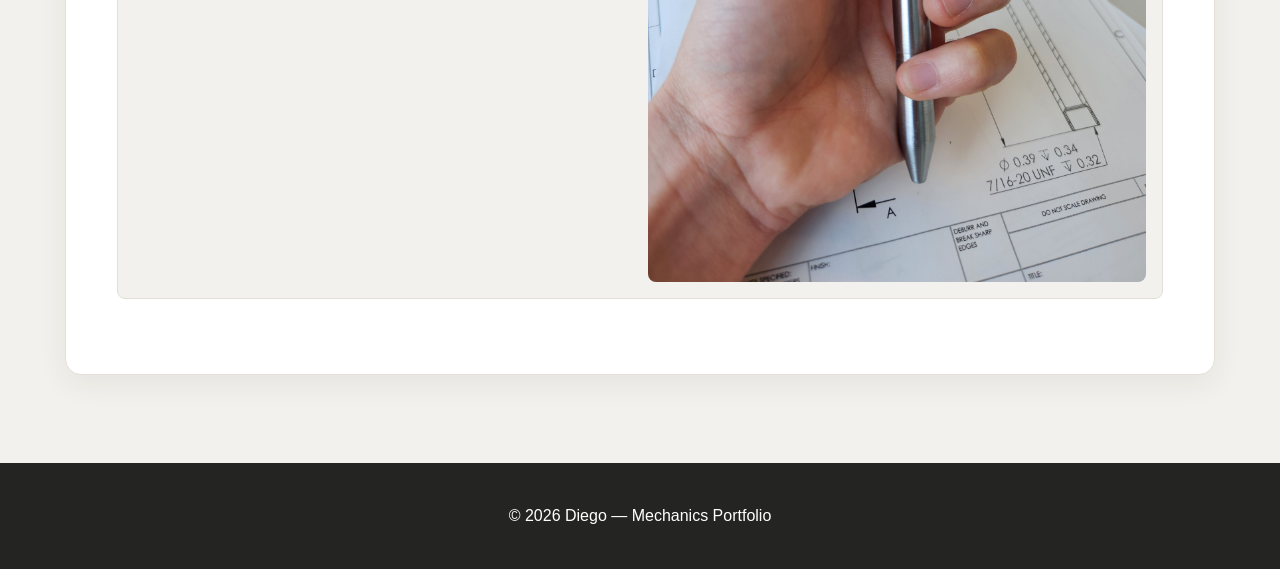
<file: pen.html>
<!DOCTYPE html>
<html lang="en" data-theme="light">
<head>
  <meta charset="UTF-8">
  <meta name="viewport" content="width=device-width, initial-scale=1.0">
  <meta name="description" content="Case study: machining a custom bolt‑action pen from raw stock">
  <title>Bolt-Action Pen Machining</title>

  <link rel="stylesheet" href="styles.css">
</head>

<body>
  <header class="site-header">
    <nav class="site-nav">
      <div class="site-nav__brand">Diego · Mechanics Portfolio</div>
      <ul class="site-nav__links">
        <li><a href="index.html">Home</a></li>
        <li><a href="index.html#projects">Projects</a></li>
        <li><a href="index.html#contact">Contact</a></li>
      </ul>
    </nav>
  </header>

  <main>

    <!-- HERO -->
    <section class="hero hero-video" id="top">
      <video class="hero-video__media" autoplay loop muted playsinline>
        <source src="images/pen/explode6.mp4" type="video/mp4">
        Your browser does not support the video tag.
      </video>
      <div class="hero-video__overlay">
        <h1 class="hero-title">Bolt-Action Pen Machining</h1>
        <!-- <p class="hero-subtitle">Advanced SolidWorks · Organic Surface Workflow</p> -->

        <div class="tech-badges">
          <span class="badge badge-SolidWorks">SolidWorks</span>
          <span class="badge badge-nx">DfM</span>
          <span class="badge badge-cad">Lathe</span>
          <span class="badge badge-mech">Mill</span>
          <span class="badge badge-se3">GD&T</span>
        </div>
      </div>
    </section>


    <!-- CASE STUDY -->
    <article class="case-study">

      <!-- INTRO -->
      <section class="case-section">
        <h2 class="section-title">Project Overview</h2>
        <p>
          At the end of the school year, I wanted to make a meaningful gift for a graduating friend.
          Instead of buying a pen, I decided to design and machine a fully custom bolt‑action pen —
          something durable, personal, and unlike anything you could find commercially.
        </p>
        <p>
          I began by disassembling my preferred commercial pen, keeping only the ink cartridge and
          spring. Everything else — the shell, the mechanism, the tolerances — would be designed and
          machined from scratch.
        </p>
      </section>

      <!-- DESIGN -->
      <section class="case-section">
        <h3>Design Process</h3>
        <p>
          After measuring the ink cartridge and spring in both compressed and extended positions,
          I modeled the entire pen in SolidWorks. The design consists of three main components:
        </p>

        <ul class="bullet-list">
          <li><strong>Tip / Handle</strong> — supports the spring and serves as the grip.</li>
          <li><strong>Top Barrel</strong> — encloses the cartridge, houses the internal moving piece,
              and provides the J‑slot that locks the bolt‑action mechanism.</li>
          <li><strong>Internal Barrel</strong> — transmits user force and interfaces with the spring
              to toggle between open and closed positions.</li>
        </ul>

      </section>

      <!-- MATERIALS -->
      <section class="case-section">
        <h3>Materials & Galling Considerations</h3>
        <p>
          Material selection was constrained by the stock available in my school’s shop:
          303 stainless steel, 6062 aluminum, and occasional copper. Because the design includes a
          sliding transition fit between the top barrel and internal barrel, I wanted these two
          components to be made from different materials to reduce the risk of galling.
        </p>

        <div class="figure-placeholder">
          <img src="images/pen/close_fit.png" alt="Close fit between components">
        </div>

        <h4>Initial Approach</h4>
        <p>
          My first plan was to machine the internal barrel (piece #3) from steel and the larger
          components (pieces #1 and #2) from aluminum. The idea was to reserve the harder material
          for the smallest part, where precision mattered most.
        </p>

        <h4>Threading Challenge</h4>
        <p>
          Piece #3 includes a small 4‑40 thread — the feature I expected to be most error‑prone.
          I started machining this part first, but after breaking a carbide tap, I reconsidered the
          material choices.
        </p>

        <div class="figure-placeholder">
          <img src="images/pen/440_thread_detail.png" alt="4-40 thread machining">
        </div>

        <h4>Revised Material Strategy</h4>
        <p>
          I switched the materials: pieces #1 and #2 would be stainless steel, and piece #3 would be
          aluminum. This reduced the risk of tap breakage and improved the sliding interface between
          the internal and outer barrels.
        </p>
      </section>

      <!-- MACHINING -->
      <section class="case-section">
        <h3>Machining Strategy</h3>
        <p>
          I machined the most failure‑prone features first, following the same logic as in the
          threading step. This helped avoid wasting time on parts that might later fail during
          critical operations.
        </p>

        <h4>Piece #1 — Tip / Handle</h4>
        <ul class="bullet-list">
          <li>7/16‑20 UNF machine threads</li>
          <li>3/32 drilled hole</li>
          <li>Internal bores</li>
          <li>13° tapered turning</li>
        </ul>

        <div class="figure-placeholder flex-row">
          <img src="images/pen/piece1.jpg" alt="Machining piece 1">
          <img src="images/pen/taper.jpg" alt="Machining piece 1">
          
        </div>

          <h4>Piece #2 — Top Barrel</h4>
        <ul class="bullet-list">
          <li>7/16‑20 UNF tapped threads</li>
          <li>Internal bores</li>
          <li>J‑slot milling</li>
        </ul>

        <div class="figure-placeholder">
          <img src="images/pen/piece2.jpg" alt="Machining piece 2">
        </div>

        <div class="figure-placeholder flex-row">
          <img src="_tap_.jpg" alt="Machining piece 2">
          <img src="images/pen/mill.jpg" alt="Machining piece 2">
        </div>

        <h4>Piece #3 — Internal Barrel</h4>
        <ul class="bullet-list">
          <li>4‑40 tapped hole (now in aluminum)</li>
          <li>1/4 drilled hole</li>
        </ul>

        <div class="figure-placeholder">
          <img src="images/pen/440_thread_detail2.jpg" alt="4-40 thread machining">
        </div>

        <p>
          After completing the critical features, all parts were turned down to their final
          diameters.
        </p>
      </section>

      <!-- FINISHING -->
      <section class="case-section">
        <h3>Finishing</h3>
        <p>
          To achieve a smooth, consistent surface finish, I turned each part to roughly 0.015"
          above the final diameter using a lubricated, slightly dull insert. Then I used a higher
          spindle speed and lower feed rate to refine the surface.
        </p>
        <p>
          Final polishing was done with sequential passes of 120‑grit and 220‑grit sandpaper.
        </p>
      </section>

      <!-- FINAL RESULT -->
      <section class="case-section">
        <h3>Final Assembly</h3>
        <p>
          After adding a couple decorative slots, cleaning and assembling the components, the pen operated smoothly and reliably.
          The final step was engraving my friend’s initials — a personal touch to finish a fully
          custom machined gift.
        </p>
        <div class="figure-placeholder">
          <img src="images/pen/final1.jpg" alt="Final assembled pen">          
        </div>
        <div class="figure-placeholder flex-row">
          <img src="images/pen/final2.jpg" alt="Final assembled pen">          
          <img src="images/pen/final3.jpg" alt="Final assembled pen">
        </div>
    </article>

  </main>

  <footer>
    <p>© 2026 Diego — Mechanics Portfolio</p>
  </footer>

</body>
</html>
</file>
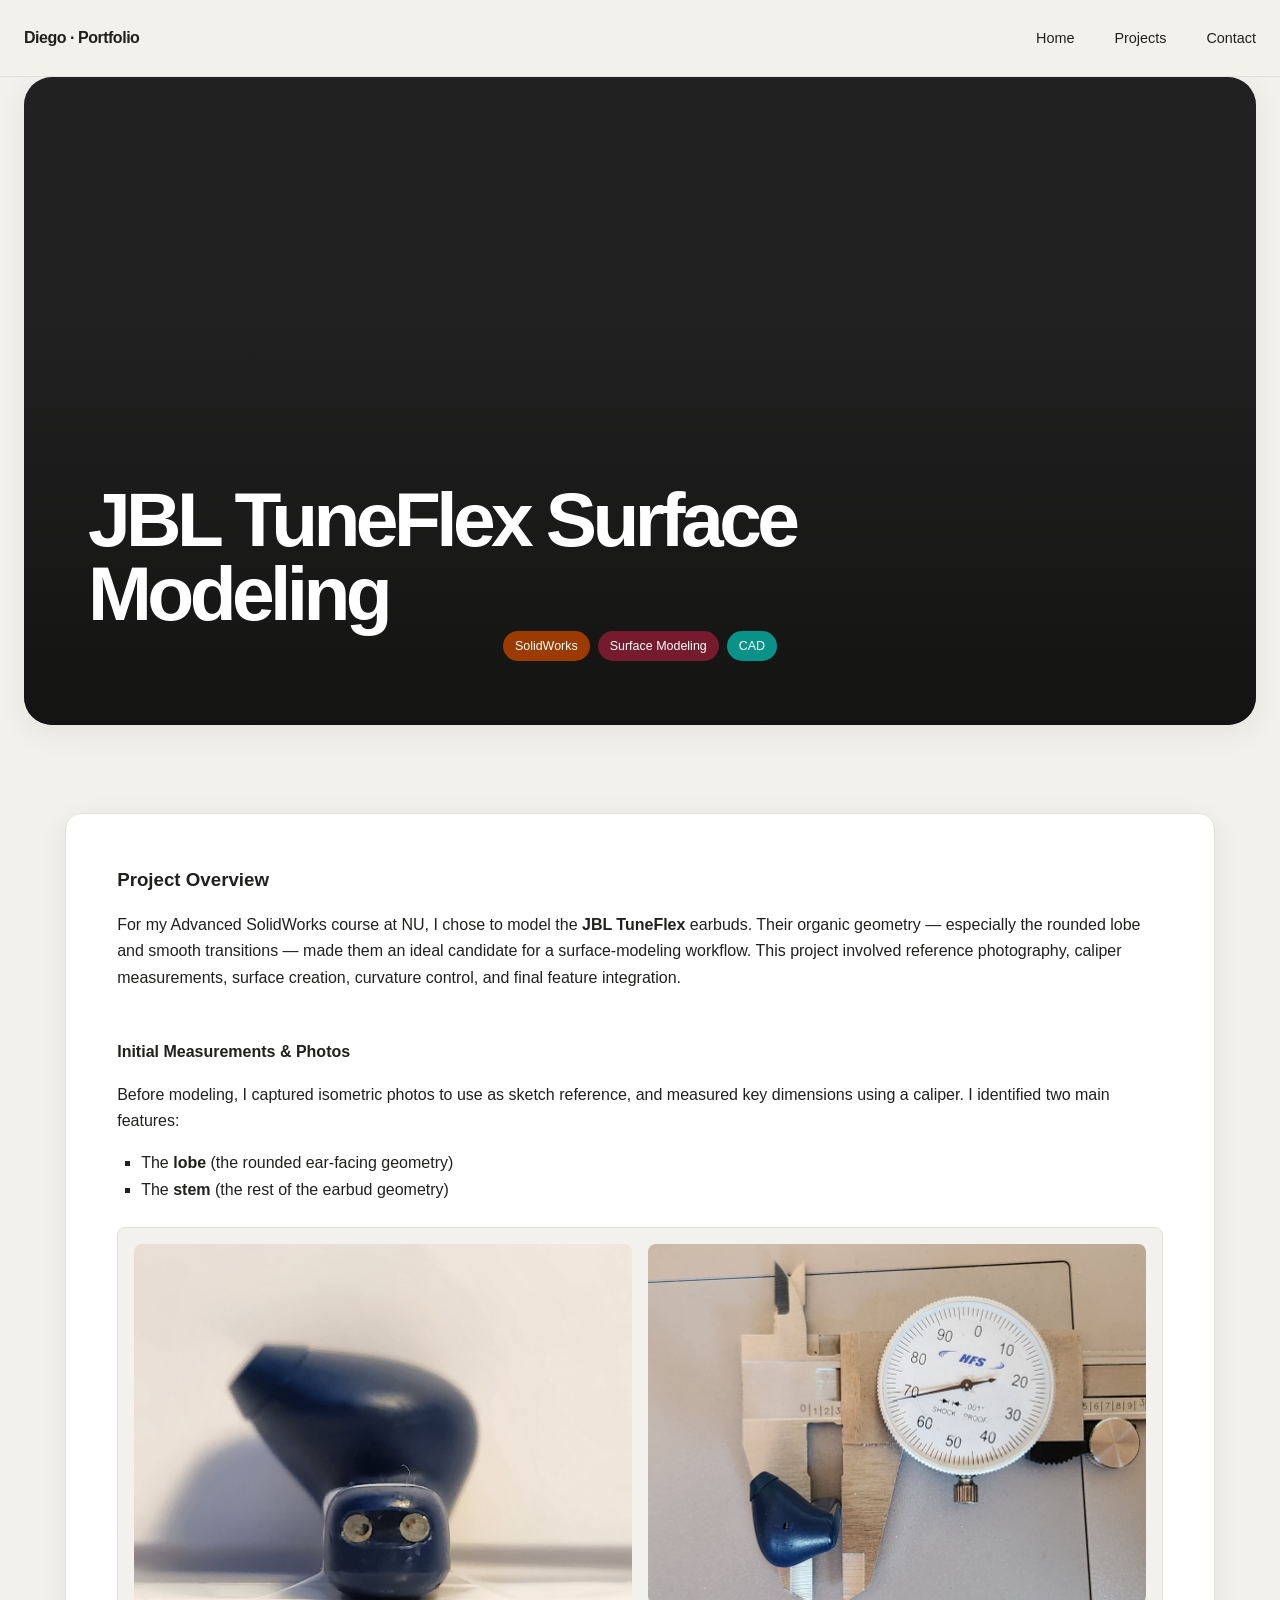
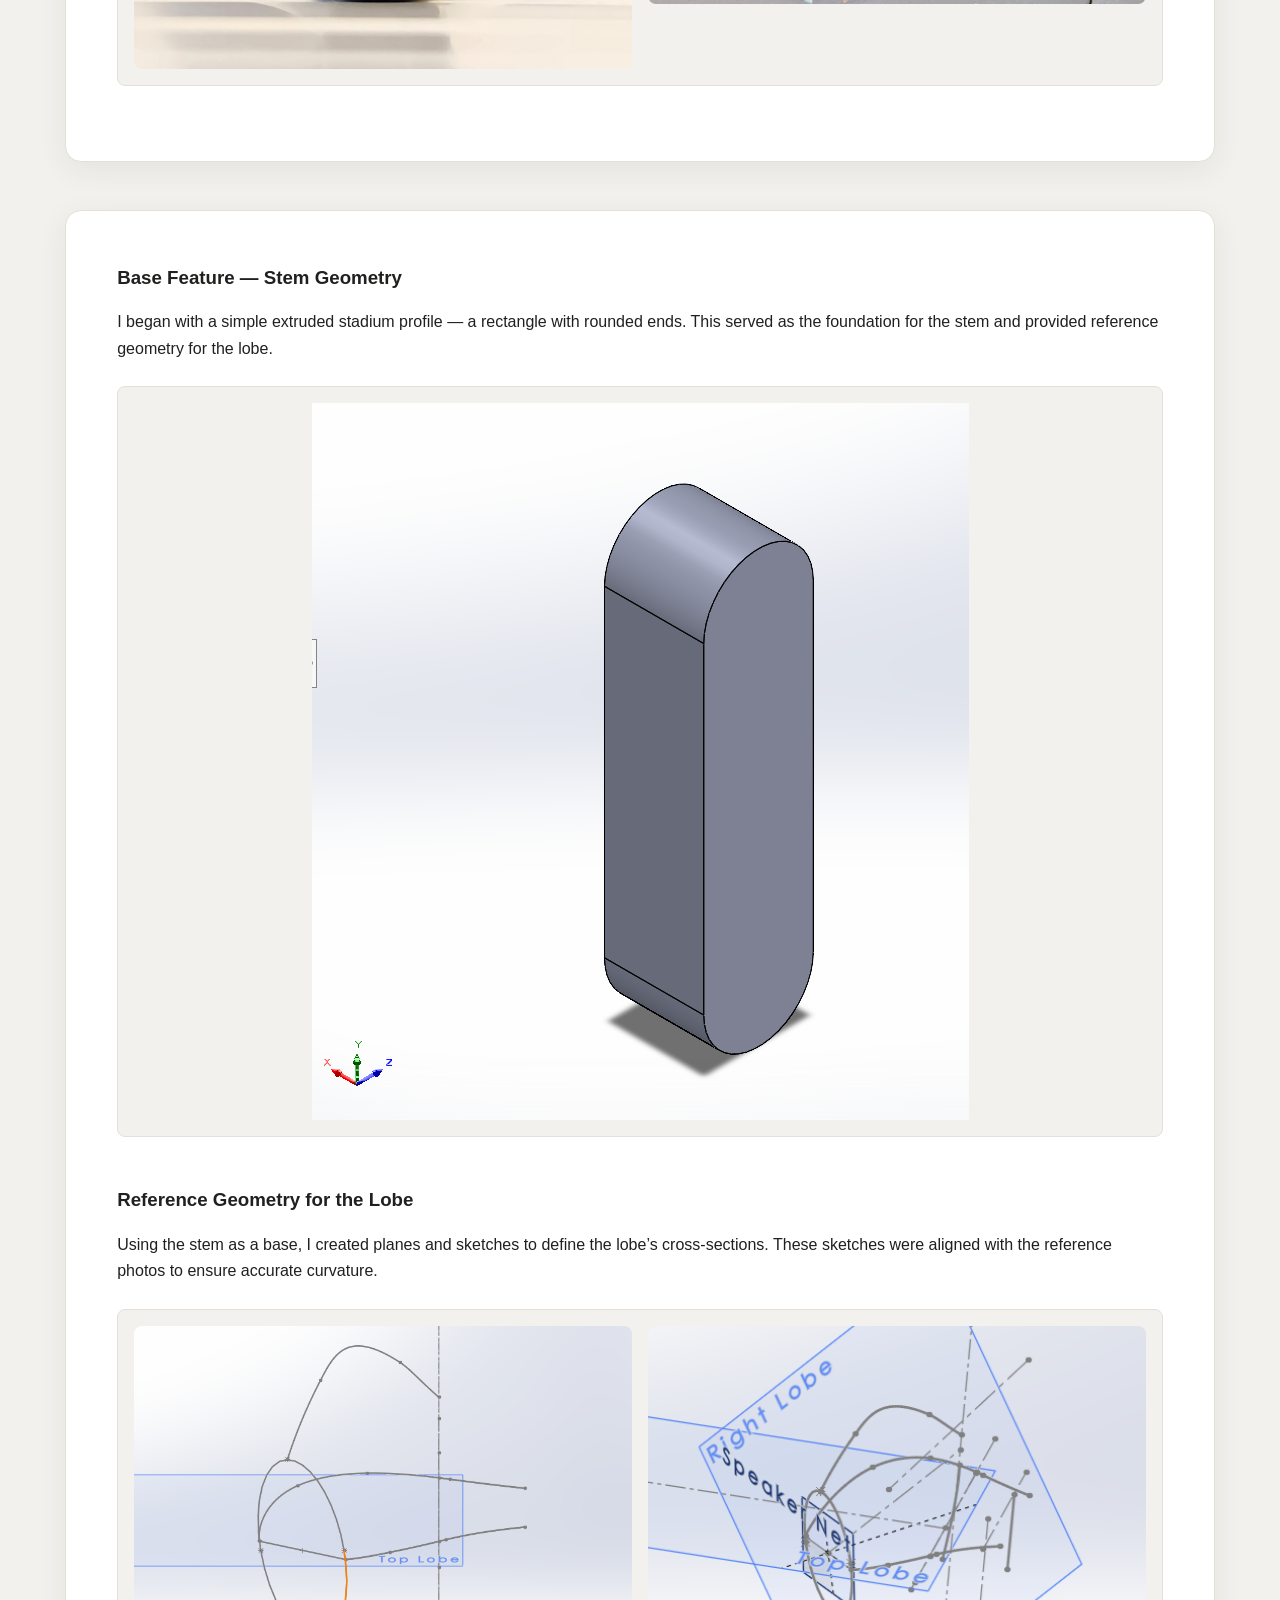
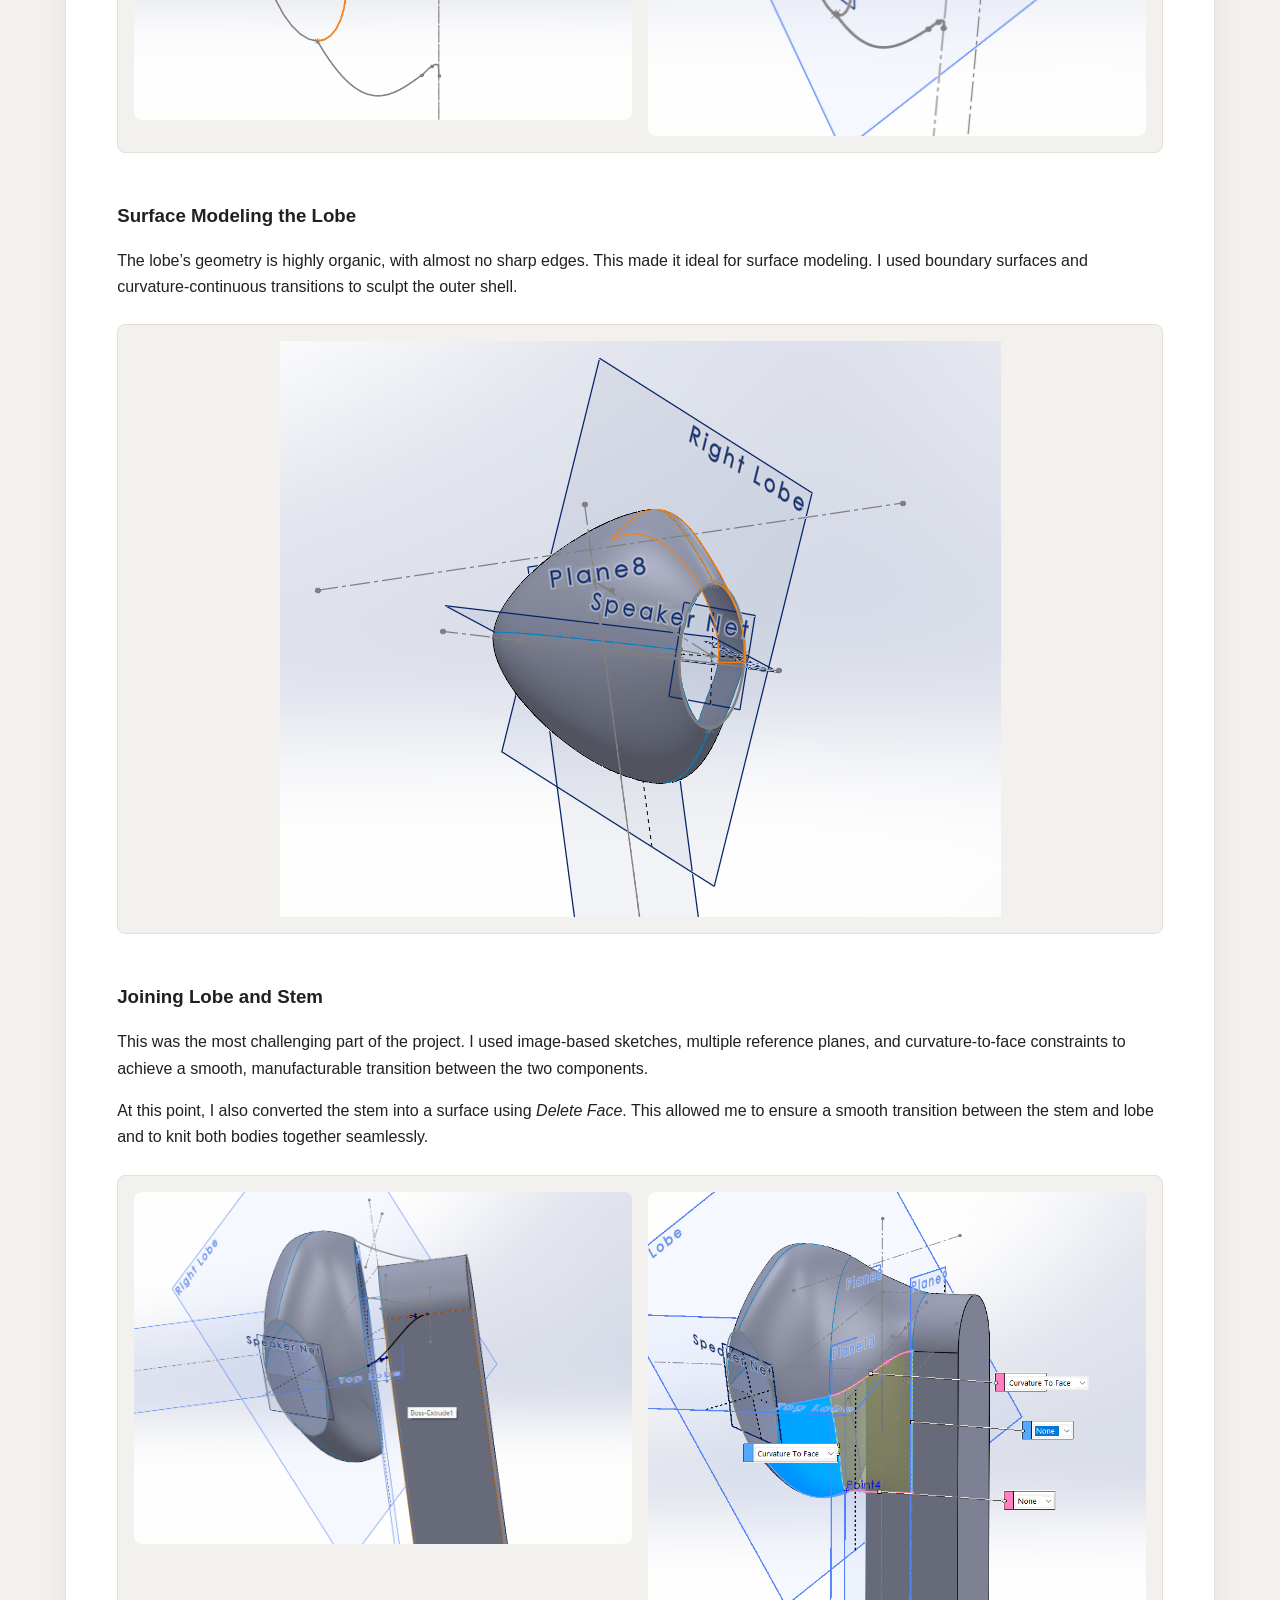
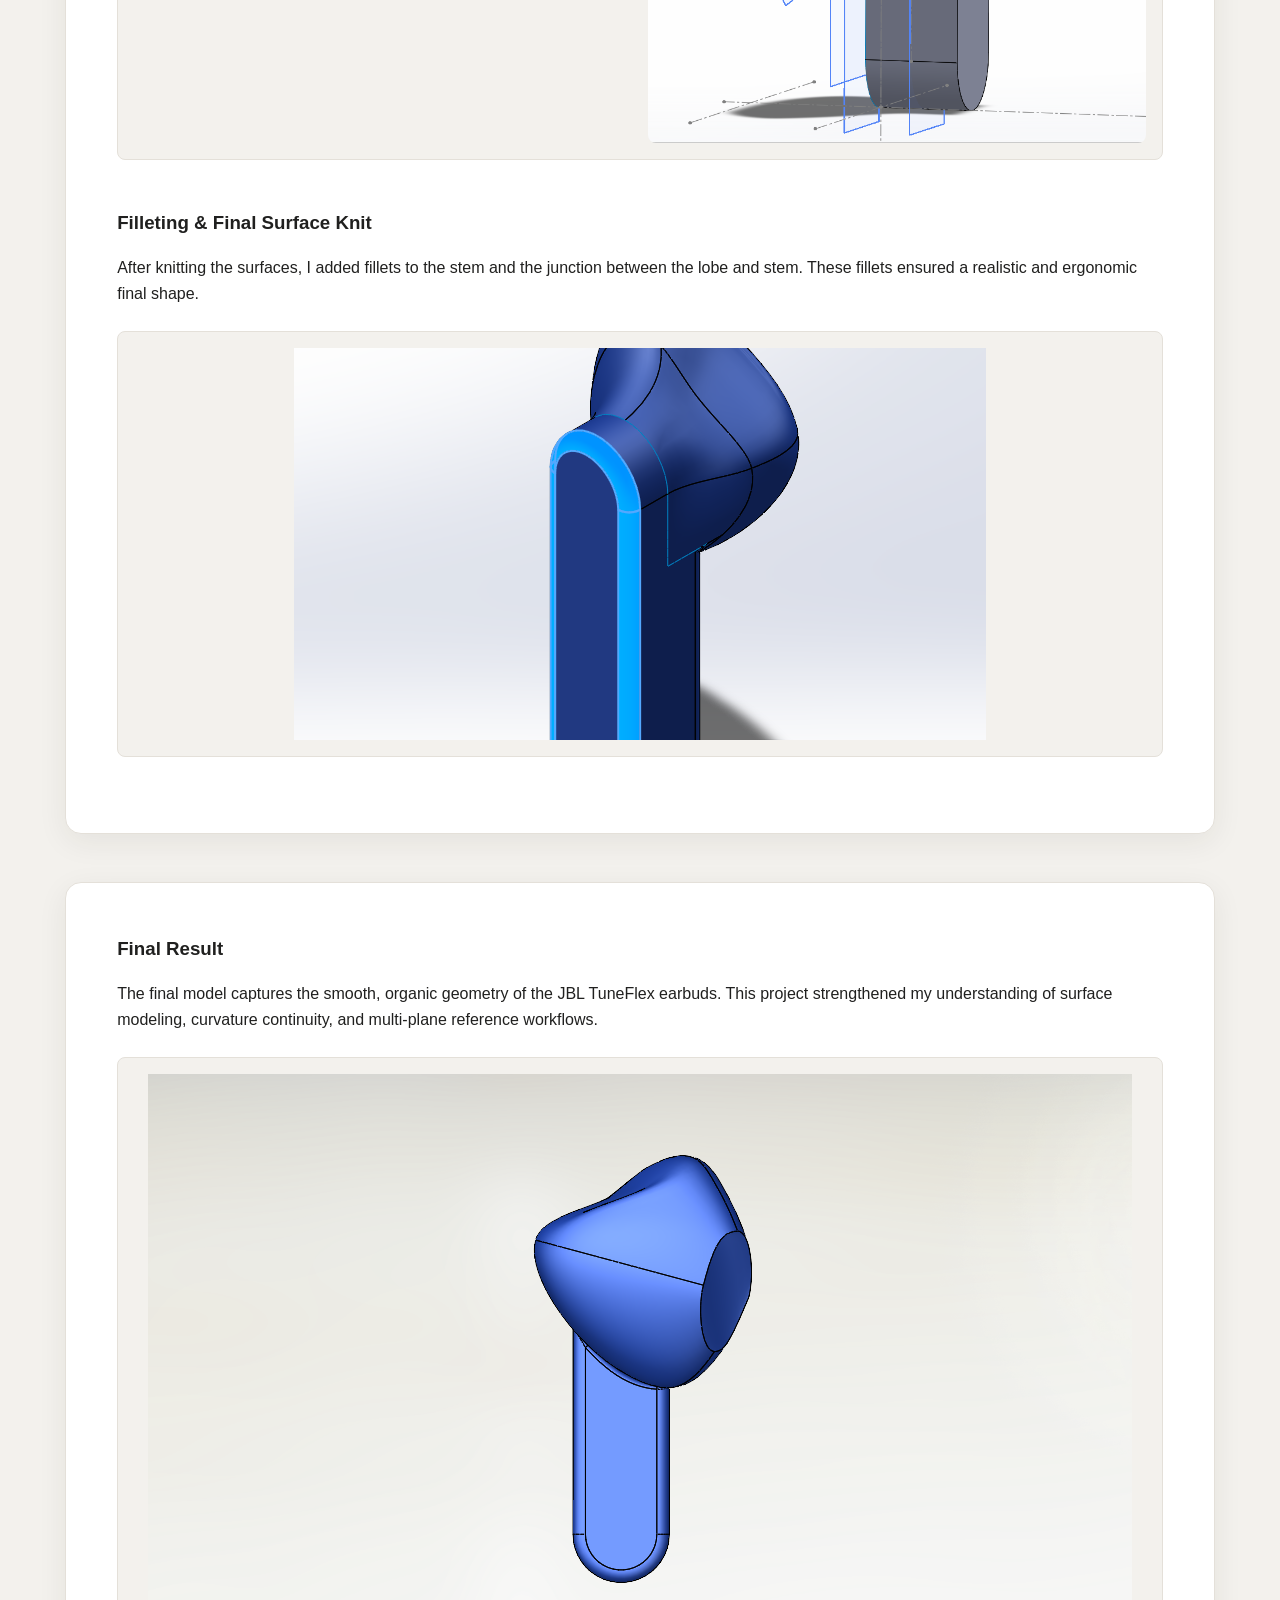
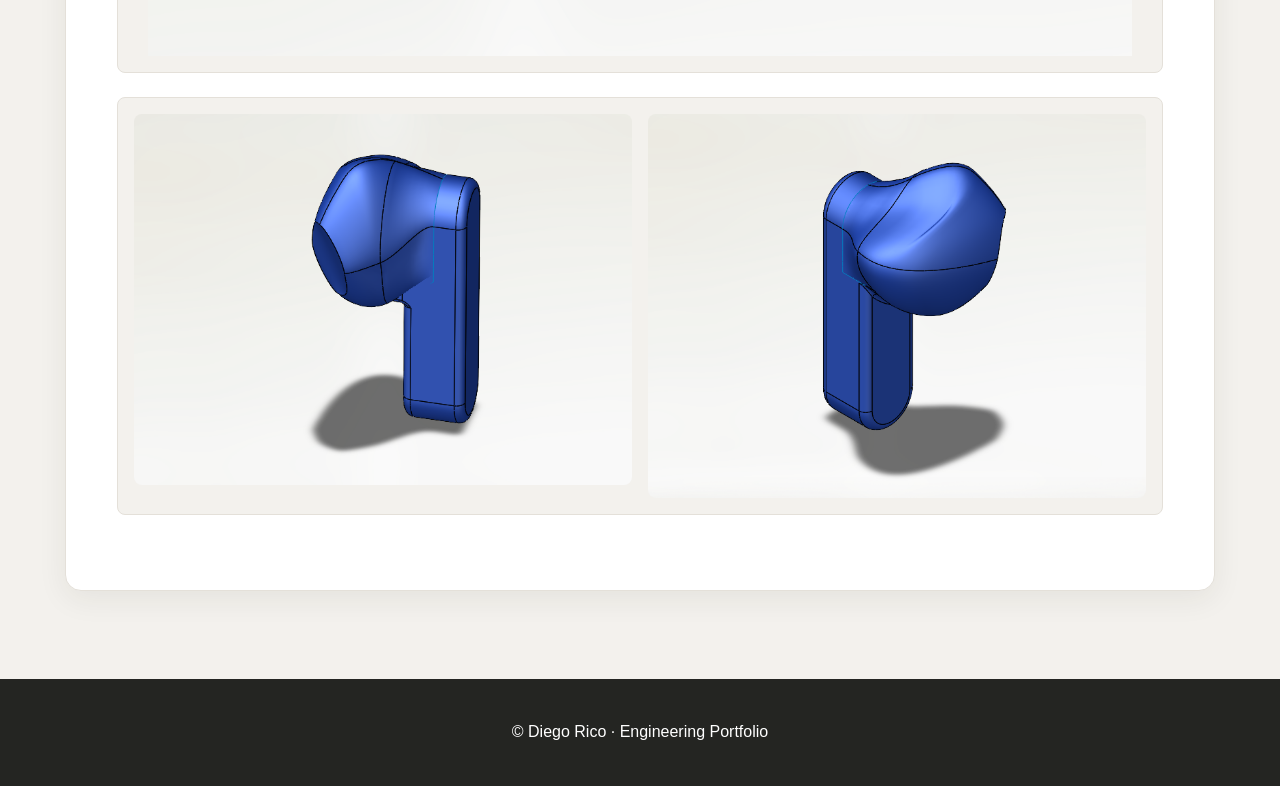
<file: project2.html>
<!DOCTYPE html>
<html lang="en" data-theme="light">
<head>
  <meta charset="UTF-8">
  <meta name="viewport" content="width=device-width, initial-scale=1.0">
  <title>JBL TuneFlex Surface Modeling · Diego Rico</title>
  <link rel="stylesheet" href="styles.css">
</head>

<body>

  <!-- HEADER -->
  <header class="site-header">
    <nav class="site-nav">
      <div class="site-nav__brand">Diego · Portfolio</div>

      <ul class="site-nav__links">
        <li><a href="index.html">Home</a></li>
        <li><a href="index.html#projects">Projects</a></li>
        <li><a href="index.html#contact">Contact</a></li>
      </ul>
    </nav>
  </header>

  <main>

    <!-- HERO -->
    <section class="hero hero-video">
      <video class="hero-video__media" autoplay loop muted playsinline>
        <source src="images/project2/JBL_Tune_flex_Hero2.mp4" type="video/mp4">
        Your browser does not support the video tag.
      </video>
      <div class="hero-video__overlay">
        <h1 class="hero-title">JBL TuneFlex Surface Modeling</h1>
        <!-- <p class="hero-subtitle">Advanced SolidWorks · Organic Surface Workflow</p> -->

        <div class="tech-badges">
          <span class="badge badge-SolidWorks">SolidWorks</span>
          <span class="badge badge-nx">Surface Modeling</span>
          <span class="badge badge-cad">CAD</span>
        </div>
      </div>
    </section>

    <!-- OVERVIEW -->
    <section id="overview" class="case-study">
      <div class="case-section">
        <h3>Project Overview</h3>
        <p>
          For my Advanced SolidWorks course at NU, I chose to model the <strong>JBL TuneFlex</strong> earbuds.
          Their organic geometry — especially the rounded lobe and smooth transitions — made them
          an ideal candidate for a surface‑modeling workflow. This project involved reference photography,
          caliper measurements, surface creation, curvature control, and final feature integration.
        </p>
      </div>

      <div class="case-section">
        <h4>Initial Measurements & Photos</h4>
        <p>
          Before modeling, I captured isometric photos to use as sketch reference, and measured key dimensions using a caliper.
          I identified two main features:
        </p>

        <ul class="bullet-list">
          <li>The <strong>lobe</strong> (the rounded ear‑facing geometry)</li>
          <li>The <strong>stem</strong> (the rest of the earbud geometry)</li>
        </ul>

        <div class="figure-placeholder flex-row">
          <img src="images/project2/initial_measurements2.jpg">
          <img src="images/project2/initial_measurements.jpg">
        </div>
      </div>
    </section>

    <!-- CAD PROCESS -->
    <section id="cad" class="case-study">

      <!-- Base Feature -->
      <div class="case-section">
        <h3>Base Feature — Stem Geometry</h3>
        <p>
          I began with a simple extruded stadium profile — a rectangle with rounded ends. This served
          as the foundation for the stem and provided reference geometry for the lobe.
        </p>

        <div class="figure-placeholder">
            <img src="images/project2/base_feature1.png" alt="Base Feature">
        </div>
      </div>

      <!-- Reference Geometry -->
      <div class="case-section">
        <h3>Reference Geometry for the Lobe</h3>
        <p>
          Using the stem as a base, I created planes and sketches to define the lobe’s cross‑sections.
          These sketches were aligned with the reference photos to ensure accurate curvature.
        </p>

        <div class="figure-placeholder flex-row">
          <img src="images/project2/guide_lines.png" alt="Guide Lines">
          <img src="images/project2/guide_lines3.png" alt="Guide Lines">        
        </div>
      </div>

      <!-- Surface Modeling -->
      <div class="case-section">
        <h3>Surface Modeling the Lobe</h3>
        <p>
          The lobe’s geometry is highly organic, with almost no sharp edges. This made it ideal for
          surface modeling. I used boundary surfaces and curvature‑continuous transitions to sculpt
          the outer shell.
        </p>

        <div class="figure-placeholder">
            <img src="images/project2/lobe.png">
        </div>
      </div>

      <!-- Joining -->
      <div class="case-section">
        <h3>Joining Lobe and Stem</h3>
        <p>
          This was the most challenging part of the project. I used image‑based sketches, multiple
          reference planes, and curvature‑to‑face constraints to achieve a smooth, manufacturable
          transition between the two components.
        </p>
        <p>
          At this point, I also converted the stem into a surface
          using <em>Delete Face</em>. This allowed me to ensure a smooth transition between the stem and lobe and to knit both bodies together seamlessly.
        </p>
        <div class="figure-placeholder flex-row">
            <img src="images/project2/join_lobe_stem.png" alt="Join Lobe and Stem">
            <img src="images/project2/join_lobe_stem2.png" alt="Join Lobe and Stem">
        </div>
      </div>

      <!-- Filleting -->
      <div class="case-section">
        <h3>Filleting & Final Surface Knit</h3>
        <p>
          After knitting the surfaces, I added fillets to the stem and the junction between the lobe
          and stem. These fillets ensured a realistic and ergonomic final shape.
        </p>

        <div class="figure-placeholder">
            <img src="images/project2/filleting3.png">
        </div>
      </div>
    </section>

    <!-- FINAL RESULT -->
    <section id="result" class="case-study">
      <div class="case-section">
        <h3>Final Result</h3>
        <p>
          The final model captures the smooth, organic geometry of the JBL TuneFlex earbuds. This
          project strengthened my understanding of surface modeling, curvature continuity, and
          multi‑plane reference workflows.
        </p>
        <div class="figure-placeholder">
          <img src="images/project2/project2_cover.png">
        </div>
        <div class="figure-placeholder flex-row">
            <img src="images/project2/final_results5.png">
            <img src="images/project2/final_results2.png">
        </div>

        <!-- <a href="Modeling JBL TuneFlex.pdf" class="btn-primary" style="text-decoration:none;">
          Download Full Slideshow
        </a> -->
      </div>
    </section>

  </main>

  <!-- FOOTER -->
  <footer>
    <p>&copy; <span id="year"></span> Diego Rico · Engineering Portfolio</p>
  </footer>

  <!-- Theme toggle + year -->
  <script>
    const root = document.documentElement;
    const toggle = document.querySelector('.theme-toggle');
    toggle.addEventListener('click', () => {
      const current = root.getAttribute('data-theme') || 'light';
      root.setAttribute('data-theme', current === 'light' ? 'dark' : 'light');
    });
    document.getElementById('year').textContent = new Date().getFullYear();
  </script>

</body>
</html>
</file>
<file: styles.css>
/* =========================================================
   THEME 3 — STUDIO / EDITORIAL
   Elegant, visual, card-based portfolio
   ========================================================= */

:root {
  --color-bg: #f3f1ed;
  --color-bg-dark: #151515;

  --color-surface: #ffffff;
  --color-surface-dark: #202020;

  --color-border: #e4e0d9;
  --color-border-dark: #353535;

  --color-text: #20201f;
  --color-text-muted: #77736d;
  --color-text-on-dark: #f5f4f1;

  --color-primary: #355c58;
  --color-primary-dark: #244540;

  --color-header-bg: rgba(243, 241, 237, 0.9);
  --color-footer-bg: #242522;

  --space-xs: 0.5rem;
  --space-sm: 0.8rem;
  --space-md: 1.3rem;
  --space-lg: 2rem;
  --space-xl: 3rem;
  --space-xxl: 5.5rem;

  --radius-sm: 8px;
  --radius-md: 16px;
  --radius-lg: 28px;

  --shadow-soft:
    0 8px 30px rgba(42, 39, 34, 0.07);

  --shadow-hover:
    0 18px 45px rgba(42, 39, 34, 0.13);

  --font-body: Inter, -apple-system, BlinkMacSystemFont, "Segoe UI",
               Helvetica, Arial, sans-serif;

  --font-mono: "Fira Code", Consolas, monospace;

  --content-width: 1380px;
}

html[data-theme="dark"] {
  --color-bg: var(--color-bg-dark);
  --color-surface: var(--color-surface-dark);
  --color-border: var(--color-border-dark);
  --color-text: var(--color-text-on-dark);
  --color-text-muted: #aaa59d;
  --color-header-bg: rgba(21, 21, 21, 0.92);
  --color-footer-bg: #0d0d0d;

  --shadow-soft:
    0 8px 30px rgba(0, 0, 0, 0.25);

  --shadow-hover:
    0 18px 45px rgba(0, 0, 0, 0.4);
}

/* =========================================================
   Global
   ========================================================= */

html {
  scroll-behavior: smooth;
}

* {
  box-sizing: border-box;
}

body {
  margin: 0;
  padding: 0;

  background: var(--color-bg);
  color: var(--color-text);

  font-family: var(--font-body);
  line-height: 1.65;
}

img {
  max-width: 100%;
  display: block;
}

main {
  width: min(var(--content-width), calc(100% - 3rem));
  margin: 0 auto;
}

section {
  margin-bottom: var(--space-xxl);
}

/* =========================================================
   Navigation
   ========================================================= */

.site-header {
  position: sticky;
  top: 0;
  z-index: 100;

  background: var(--color-header-bg);
  backdrop-filter: blur(16px);

  border-bottom: 1px solid var(--color-border);
}

.site-nav {
  width: min(var(--content-width), calc(100% - 3rem));
  min-height: 76px;

  margin: 0 auto;

  display: flex;
  align-items: center;
  justify-content: space-between;
}

.site-nav__brand {
  font-size: 1rem;
  font-weight: 700;
  letter-spacing: -0.03em;
}

.site-nav__links {
  display: flex;
  align-items: center;
  gap: 2.5rem;

  margin: 0;
  padding: 0;

  list-style: none;
}

.site-nav__links a {
  color: var(--color-text);

  font-size: 0.9rem;
  font-weight: 500;

  text-decoration: none;

  transition: opacity 0.2s ease;
}

.site-nav__links a:hover {
  opacity: 0.55;
}

.theme-toggle {
  border: 1px solid var(--color-border);
  background: var(--color-surface);
  color: var(--color-text);

  border-radius: 999px;

  padding: 0.35rem 0.65rem;

  cursor: pointer;
}

/* =========================================================
   Section titles
   ========================================================= */

.section-title {
  margin: 0 0 2.5rem;

  font-size: clamp(2rem, 4vw, 3.3rem);
  line-height: 1;
  letter-spacing: -0.055em;

  text-align: left;
}

/* =========================================================
   Hero
   ========================================================= */

.hero {
  margin-bottom: var(--space-xxl);
}

.hero-video {
  position: relative;

  height: min(72vh, 720px);
  min-height: 0px;

  overflow: hidden;

  display: flex;
  align-items: flex-end;

  border-radius: var(--radius-lg);

  box-shadow: var(--shadow-soft);

  background: #222;
}

.hero-video__media {
  position: absolute;
  inset: 0;

  width: 100%;
  height: 100%;

  object-fit: cover;

  transition: transform 0.8s ease;
}

.hero-video:hover .hero-video__media {
  transform: scale(1.015);
}

.hero-video::after {
  content: "";

  position: absolute;
  inset: 0;

  background:
    linear-gradient(
      to top,
      rgba(15, 15, 14, 0.78),
      rgba(15, 15, 14, 0.05) 65%
    );
}

.hero-video__overlay {
  position: relative;
  z-index: 2;

  width: 100%;

  padding: clamp(2rem, 5vw, 5rem);

  background: none;

  color: white;
  text-align: left;
}

.hero-title {
  max-width: 900px;

  margin: 0;

  font-size: clamp(2.7rem, 6vw, 5.3rem);
  line-height: 0.96;

  letter-spacing: -0.06em;
}

.hero-subtitle2 {
  margin: 1rem 0 0;

  color: rgba(255,255,255,0.82);

  font-size: clamp(1.15rem, 2vw, 1.5rem);
}

.hero-subtitle {
  color: rgba(255,255,255,0.8);
}

/* =========================================================
   Badges
   ========================================================= */

.tech-badges {
  display: flex;
  flex-wrap: wrap;
  justify-content: center;
  gap: 0.5rem;
}

.badge {
  padding: 0.3rem 0.75rem;

  border-radius: 999px;

  color: white;

  font-size: 0.78rem;
}

.badge-python { background: #009d9c; }
.badge-mech { background: #967b03; }
.badge-se3 { background: #604522; }
.badge-SolidWorks { background: #9b3a01; }
.badge-fea { background: #02246d; }
.badge-nx { background: #751b2d; }
.badge-cad { background: #099288; }

/* =========================================================
   About
   ========================================================= */

#about {
  padding: 0;
}

.about-content {
  max-width: 1180px;
  margin: 0 auto;

  display: grid;

  grid-template-columns: minmax(280px, 0.75fr) minmax(0, 1.25fr);

  align-items: center;

  gap: clamp(3rem, 8vw, 9rem);
}

.profile-pic {
  position: relative;

  width: min(100%, 360px);

  margin: 0 auto;

  padding: 12px;

  background: var(--color-surface);

  border-radius: var(--radius-lg);

  box-shadow: var(--shadow-soft);
}

.profile-pic img {
  width: 100%;
  height: auto;

  border-radius: calc(var(--radius-lg) - 8px);
}

.bio {
  max-width: 700px;
}

.bio p {
  margin: 0 0 1.5rem;

  color: var(--color-text-muted);

  font-size: 1.08rem;
  line-height: 1.9;
}

.bio p:first-child {
  color: var(--color-text);
  font-size: 1.18rem;
}

.bio p:last-child {
  margin-bottom: 0;
}

/* =========================================================
   Projects
   ========================================================= */

#projects {
  padding: 0;
}

#projects .container {
  padding: 0;
}

.projects-grid {
  display: grid;

  grid-template-columns: repeat(4, minmax(0, 1fr));

  gap: 1.4rem;
}

.card {
  display: flex;
  flex-direction: column;

  min-width: 0;

  overflow: hidden;

  background: var(--color-surface);

  border: 1px solid var(--color-border);
  border-radius: var(--radius-md);

  box-shadow: var(--shadow-soft);

  transition:
    transform 0.25s ease,
    box-shadow 0.25s ease;
}

.card:hover {
  transform: translateY(-7px);
  box-shadow: var(--shadow-hover);
}

.card img {
  width: 100%;

  aspect-ratio: 4 / 3;

  object-fit: cover;

  transition: transform 0.35s ease;
}

.card:hover img {
  transform: scale(1.025);
}

.card h3 {
  margin: 1.35rem 1.35rem 0.5rem;

  font-size: 1.1rem;
  line-height: 1.3;

  letter-spacing: -0.02em;
}

.card p {
  margin: 0 1.35rem 1rem;

  color: var(--color-text-muted);

  font-size: 0.9rem;
  line-height: 1.55;
}

.card a {
  margin: auto 1.35rem 1.35rem;

  color: var(--color-primary);

  font-size: 0.9rem;
  font-weight: 600;

  text-decoration: none;
}

.card a:hover {
  text-decoration: underline;
}

/* =========================================================
   Case studies
   ========================================================= */

.case-study {
  width: min(1150px, 100%);

  margin: 0 auto var(--space-xl);

  padding: clamp(1.5rem, 4vw, 3.5rem);

  background: var(--color-surface);

  border: 1px solid var(--color-border);

  border-radius: var(--radius-md);

  box-shadow: var(--shadow-soft);
}

.case-section {
  margin-bottom: 3rem;
}

.case-section:last-child {
  margin-bottom: 0;
}

.case-section h3,
.case-section h4 {
  margin-top: 0;
  margin-bottom: 0.8rem;
}

.inline-math-strong {
  text-align: center;
  font-style: italic;
  font-weight: bold;
}

.inline-math-center {
  text-align: center;
}

/* =========================================================
   Figures
   ========================================================= */

.figure-placeholder {
  margin: 1.5rem 0;

  padding: 1rem;

  background: var(--color-bg);

  border: 1px solid var(--color-border);

  border-radius: var(--radius-sm);

  text-align: center;
}

.figure-placeholder video {
  display: block;

  max-width: 100%;
  height: auto;

  margin-inline: auto;
}

.figure-placeholder img {
  max-width: 100%;
  height: auto;

  margin-inline: auto;
}

.figure-placeholder.flex-row {
  display: grid;

  grid-template-columns: repeat(2, minmax(0, 1fr));

  gap: 1rem;

  padding: 1rem;

  background: var(--color-bg);

  border: 1px solid var(--color-border);

  border-radius: var(--radius-sm);
}

.figure-placeholder.flex-row img {
  width: 100%;
  max-width: none;
  height: auto;

  border-radius: var(--radius-sm);

  object-fit: contain;
}

/* =========================================================
   Lists
   ========================================================= */

.bullet-list {
  list-style-type: square;
  padding-left: 1.5rem;
}

.numbered-list {
  list-style-type: decimal;
  padding-left: 1.5rem;
}

/* =========================================================
   Math
   ========================================================= */

.math-block {
  margin: 1.5rem 0;

  padding: 1.5rem;

  overflow-x: auto;

  background: var(--color-bg);

  border: 1px solid var(--color-border);

  border-radius: var(--radius-sm);

  font-family: "Times New Roman", Times, serif;

  font-size: 1.25rem;

  text-align: center;
}

.math-block__title {
  margin: 0 0 1rem;

  font-family: var(--font-body);

  font-size: 1rem;

  color: var(--color-text);

  font-weight: 600;
}

/* =========================================================
   Code
   ========================================================= */

pre[class*="language-"] {
  margin: 1.5rem 0;

  padding: 1.5em;

  overflow-x: auto;

  background: #1e1e1e;

  color: #f5f5f5;

  border-radius: var(--radius-sm);

  box-shadow: var(--shadow-soft);

  font-size: 0.85rem;
}

pre code {
  white-space: pre-wrap;
  word-break: break-word;
}

code[class*="language-"] {
  font-family: var(--font-mono) !important;
  font-size: 0.9rem;
}

/* =========================================================
   Contact
   ========================================================= */

#contact {
  padding-bottom: 1rem;
}

.contact-form {
  max-width: 1100px;

  margin: 0 auto;

  display: grid;

  grid-template-columns: minmax(250px, 0.8fr) minmax(350px, 1fr);

  align-items: center;

  gap: clamp(3rem, 8vw, 8rem);
}

svg {
  width: 100%;
  height: auto;
  max-height: 23rem;
  margin: 0;
}

#envelope {
  animation: float 2s ease-in-out infinite;
}

#star1,
#star2,
#star3,
#star4,
#star5,
#star6 {
  animation: blink 1s ease-in-out infinite;
}

#star2 { animation-delay: 100ms; }
#star3 { animation-delay: 500ms; }
#star4 { animation-delay: 700ms; }
#star5 { animation-delay: 300ms; }
#star6 { animation-delay: 200ms; }

@keyframes float {
  0%, 100% {
    transform: translateY(0);
  }

  50% {
    transform: translateY(-12px);
  }
}

@keyframes blink {
  0% { opacity: 0; }
  50% { opacity: 0.5; }
  100% { opacity: 1; }
}

form {
  width: 100%;

  padding: 2rem;

  background: var(--color-surface);

  border: 1px solid var(--color-border);

  border-radius: var(--radius-md);

  box-shadow: var(--shadow-soft);
}

.title {
  margin: 0 0 1.5rem;

  font-size: 1.5rem;

  letter-spacing: -0.025em;
}

.form-group {
  margin-bottom: 1.25rem;
}

.icon {
  display: block;

  margin-bottom: 0.4rem;

  font-size: 1rem;
}

.form-control {
  display: block;

  width: 100%;
  min-height: 44px;

  padding: 0.75rem 0.9rem;

  background: var(--color-bg);

  color: var(--color-text);

  border: 1px solid var(--color-border);

  border-radius: var(--radius-sm);

  font: inherit;

  transition:
    border-color 0.2s ease,
    box-shadow 0.2s ease;
}

textarea.form-control {
  min-height: 120px;
  resize: vertical;
}

.form-control:focus {
  outline: none;

  border-color: var(--color-primary);

  box-shadow:
    0 0 0 3px rgba(53, 92, 88, 0.1);
}

.btn-primary {
  display: inline-flex;

  align-items: center;
  justify-content: center;

  padding: 0.75rem 1.3rem;

  border: none;

  border-radius: 999px;

  background: var(--color-primary);

  color: white;

  font: inherit;
  font-weight: 600;

  cursor: pointer;

  transition:
    background 0.2s ease,
    transform 0.2s ease;
}

.btn-primary:hover {
  background: var(--color-primary-dark);

  transform: translateY(-1px);
}

/* =========================================================
   Footer
   ========================================================= */

footer {
  margin-top: var(--space-xxl);

  padding: 1.5rem;

  background: var(--color-footer-bg);

  color: white;

  text-align: center;
}

/* =========================================================
   Responsive
   ========================================================= */

@media (max-width: 1050px) {
  .projects-grid {
    grid-template-columns: repeat(2, minmax(0, 1fr));
  }
}

@media (max-width: 750px) {
  main,
  .site-nav {
    width: calc(100% - 2rem);
  }

  .site-nav {
    min-height: auto;

    padding: 1rem 0;

    flex-wrap: wrap;
  }

  .site-nav__links {
    width: 100%;

    justify-content: space-between;

    gap: 1rem;
  }

  .hero-video {
    min-height: 450px;
    height: 65vh;
  }

  .hero-video__overlay {
    padding: 2rem;
  }

  .about-content,
  .contact-form {
    grid-template-columns: 1fr;

    gap: 2.5rem;
  }

  .profile-pic {
    max-width: 290px;
  }

  .bio {
    text-align: center;
  }

  .projects-grid {
    grid-template-columns: 1fr;
  }

  .figure-placeholder.flex-row {
    grid-template-columns: 1fr;
  }
}

@media (max-width: 500px) {
  .section-title {
    margin-bottom: 1.5rem;
  }

  .hero-video {
    min-height: 400px;
  }

  .hero-video__overlay {
    padding: 1.25rem;
  }

  .site-nav__links {
    font-size: 0.85rem;
  }

  form {
    padding: 1.25rem;
  }
}

@media (prefers-reduced-motion: reduce) {
  html {
    scroll-behavior: auto;
  }

  *,
  *::before {
    animation: none !important;
    transition: none !important;
  }
}
</file>
